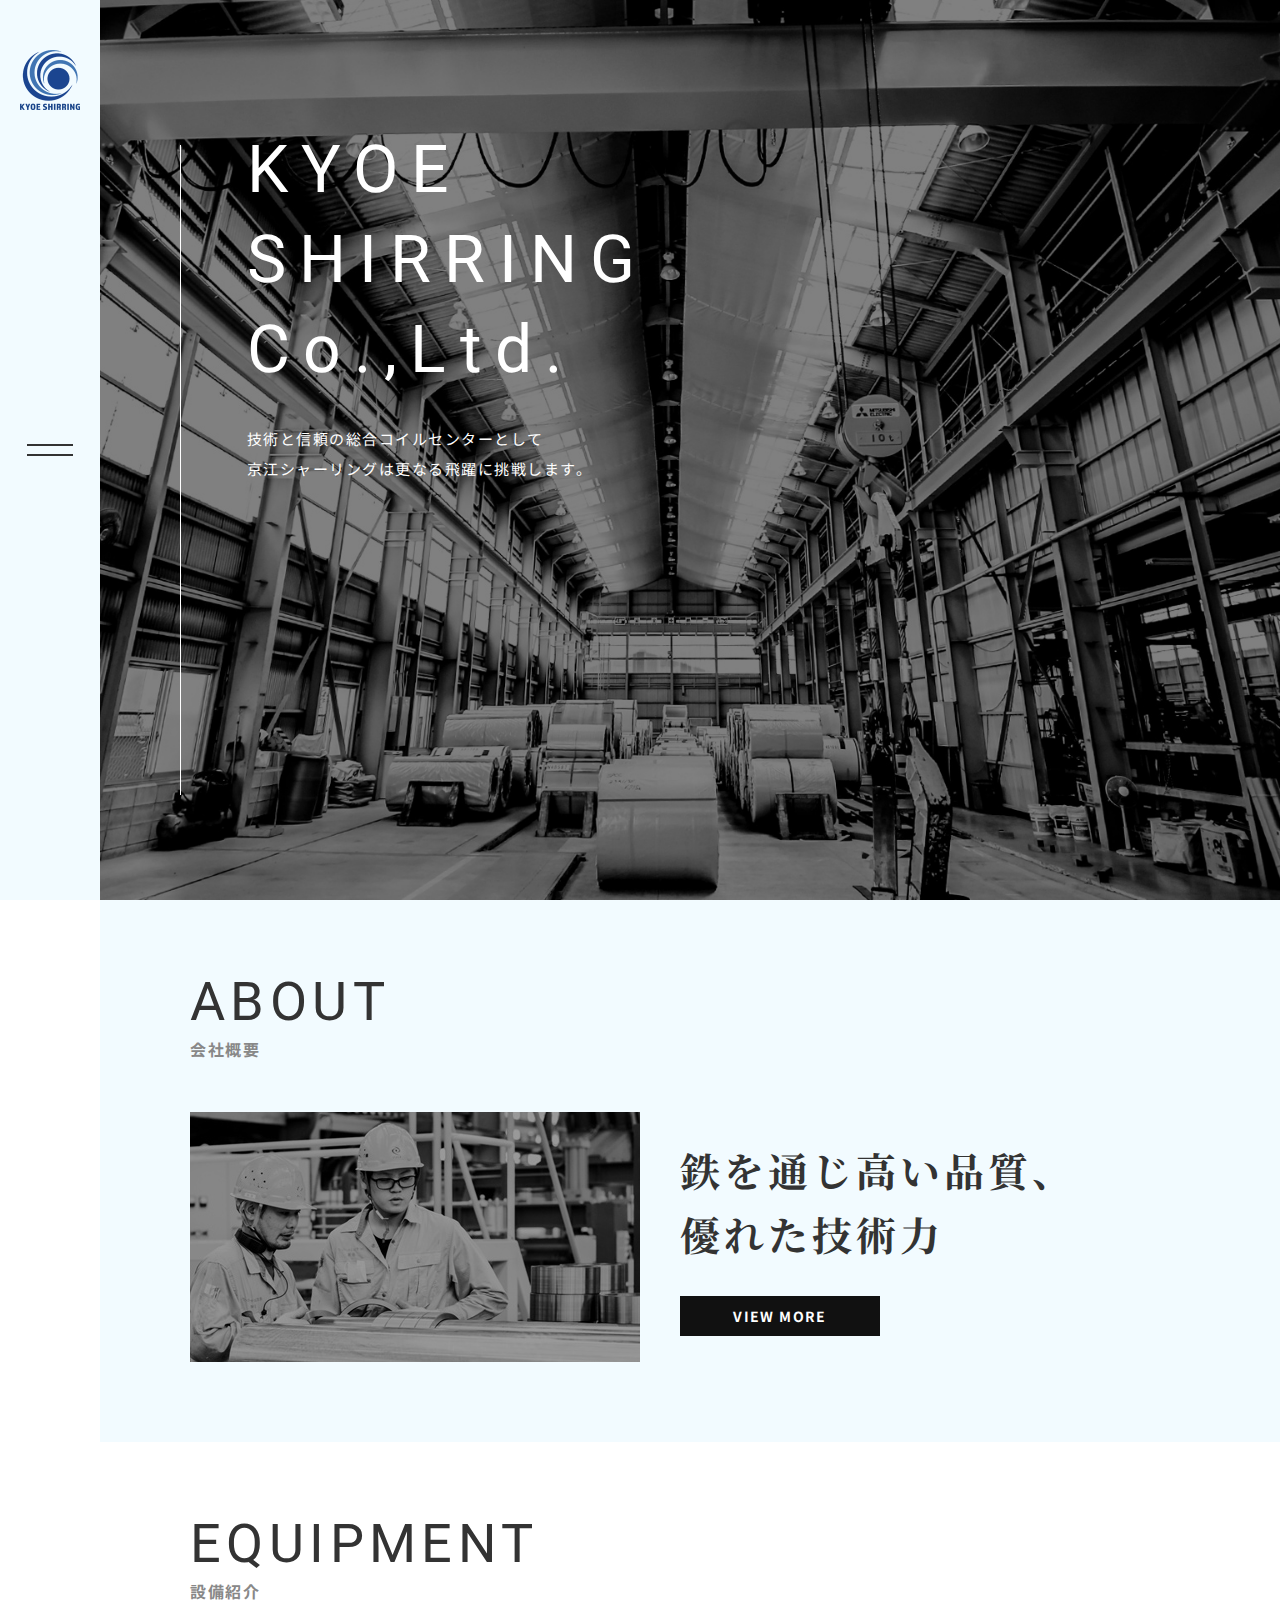
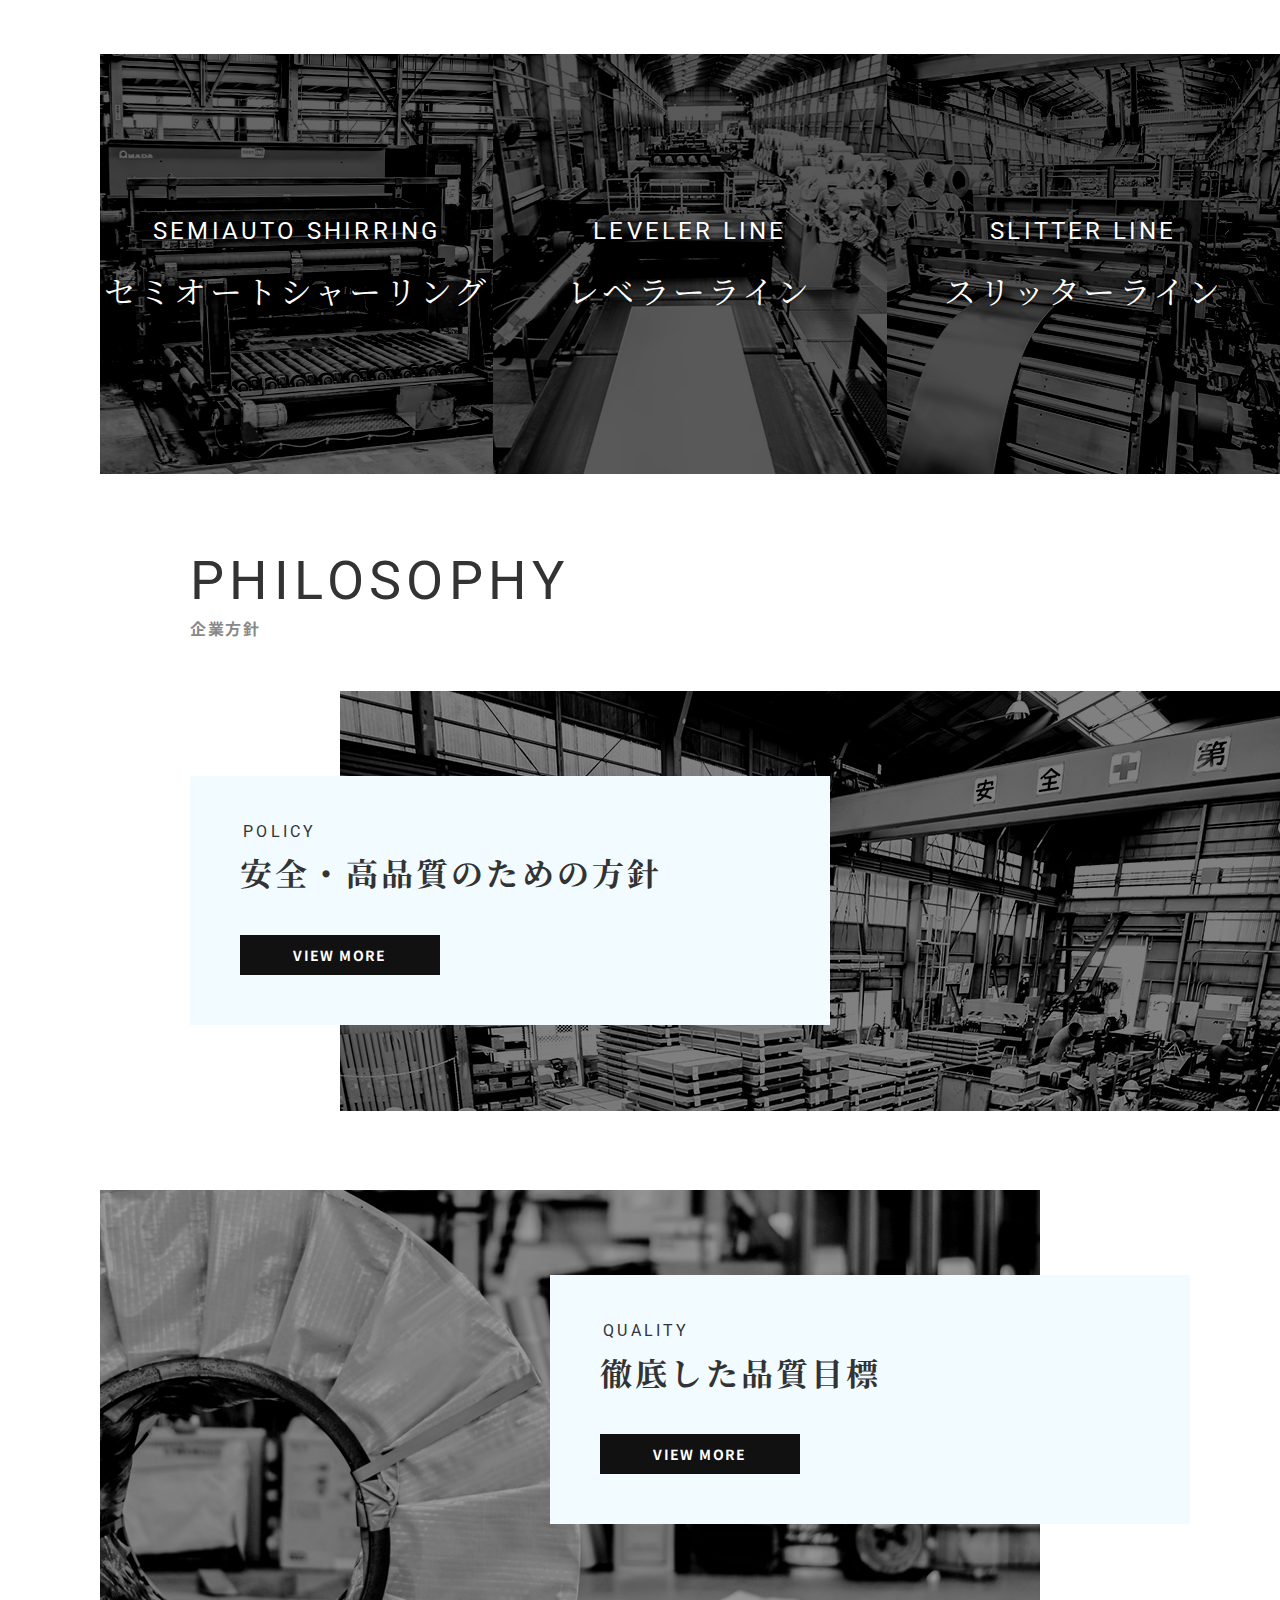
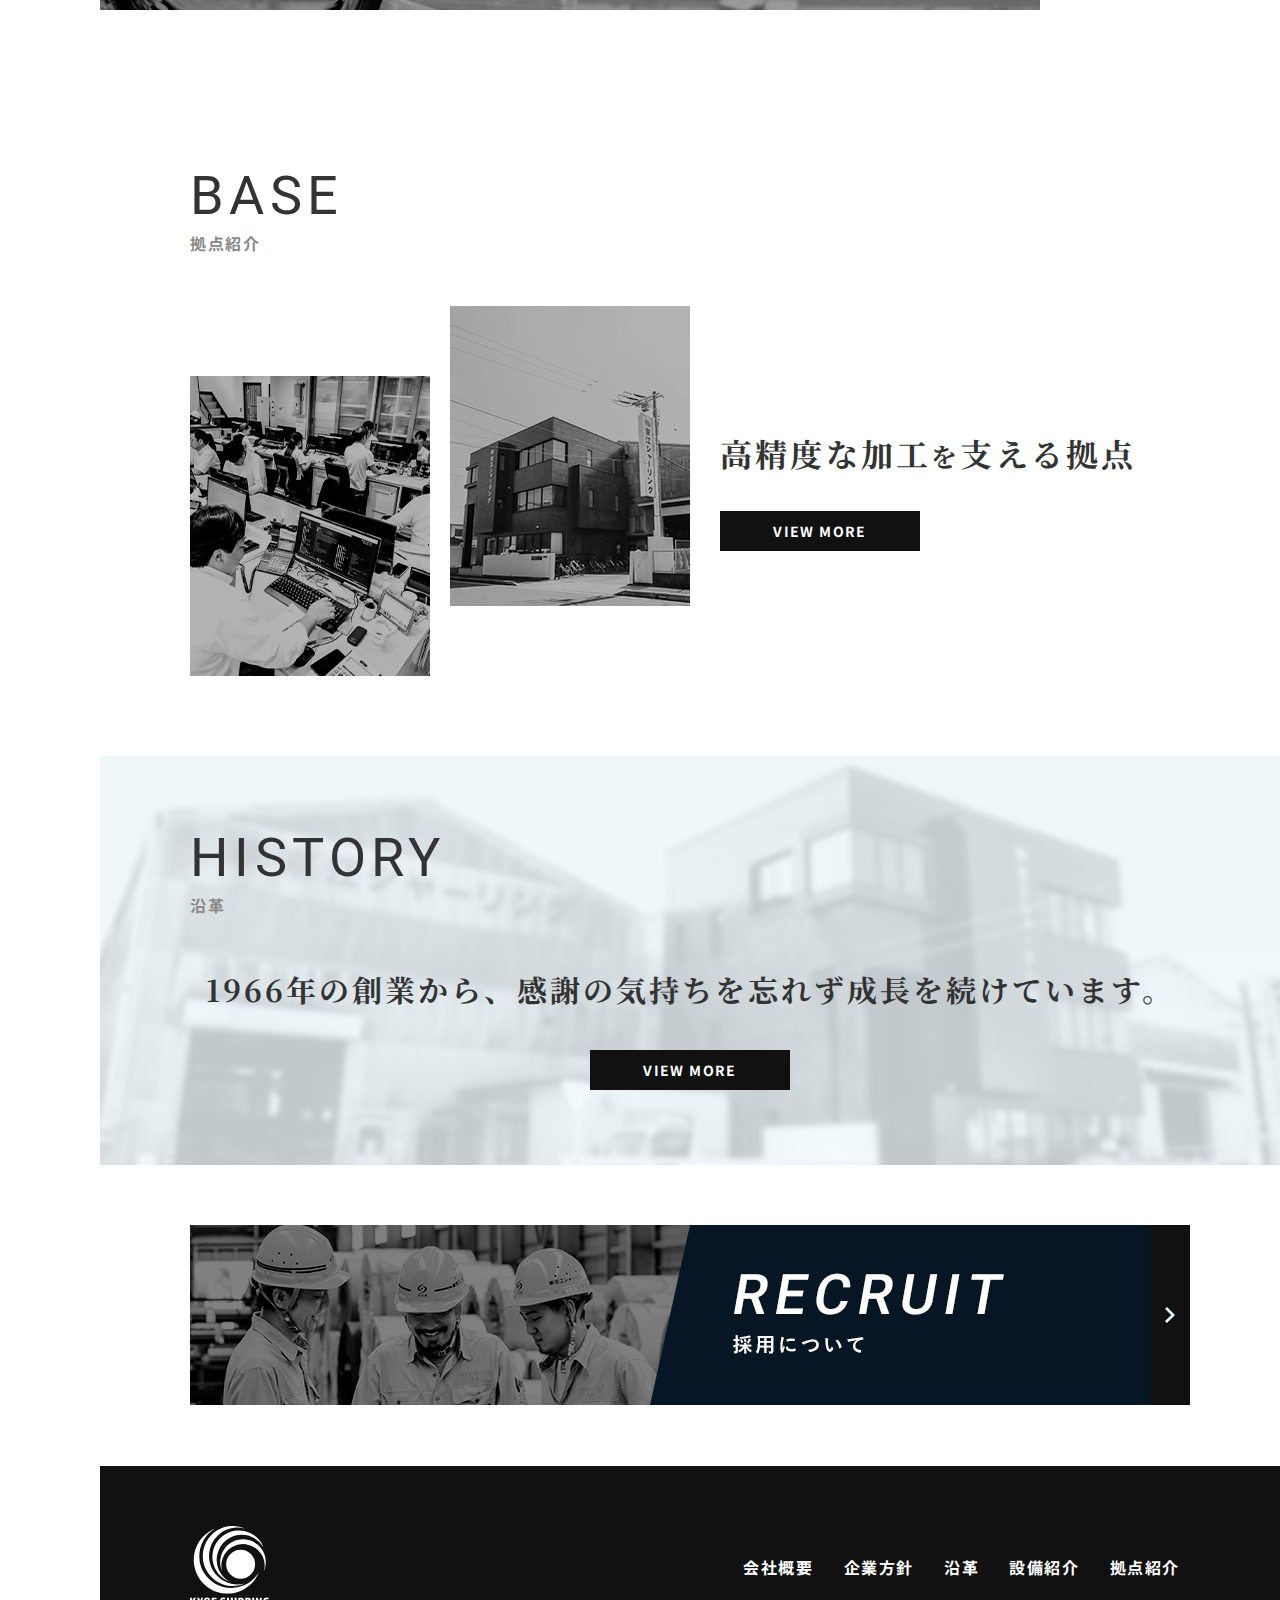
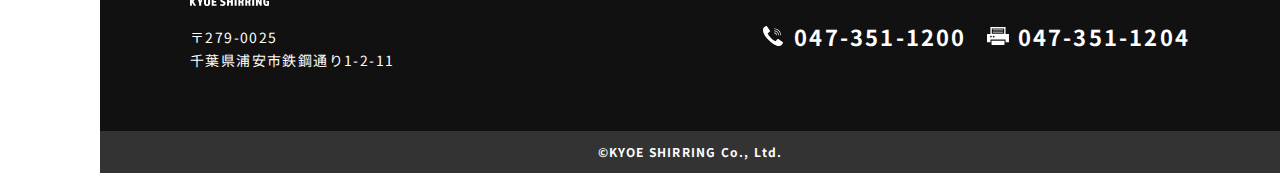
<file: index.html>
<!DOCTYPE html>
<html lang="ja">
  <head>
    <meta charset="utf-8">
    <meta name="viewport" content="width=device-width,initial-scale=1">
    <title>サンプル</title>
    <link rel="preconnect" href="https://fonts.googleapis.com">
    <link href="https://fonts.googleapis.com/css2?family=Noto+Sans+JP:wght@400;700&display=swap" rel="stylesheet">
    <link href="https://fonts.googleapis.com/css2?family=Noto+Serif+JP:wght@400;700&family=Roboto:wght@500;700&display=swap" rel="stylesheet">
    <link rel="stylesheet" href="/assets/css/style.css" type="text/css">
  </head>
  <body>
    <div id="to"></div>
    <div id="site">
      <div class="overlay"></div>
      <header id="header">
        <div id="header-logo">
          <a href="/">
            <img src="/assets/img/common/site-logo.png" alt="">
          </a>
        </div>
        <button class="navi-toggle">
          <span></span>
          <span></span>
          <i></i>
          <i></i>
        </button>
      </header>

      <nav id="header-navi">
        <ul>
          <li>
            <a href="/about/index.html">
              <i>ABOUT</i>
              会社概要
            </a>
          </li>
          <li>
            <a href="/philosophy/index.html">
              <i>PHILOSOPHY</i>
              企業方針
            </a>
          </li>
          <li><a href="/history/index.html">
            <i>HISTORY</i>
            沿革
          </a></li>
          <li>
            <a href="/equipment/index.html">
              <i>EQUIPMENT</i>
              設備紹介
            </a>
          </li>
          <li>
            <a href="/base/index.html">
              <i>BASE</i>
              拠点紹介
            </a>
          </li>
        </ul>
      </nav>
  
      <div id="contents">
        <main id="main">
          <article id="page-index">
            <div id="branding" class="section">
              <div class="inner">
                <h1>
                  KYOE<br>
                  SHIRRING<br>
                  Co.,Ltd.
                </h1>
                <p class="text">
                  技術と信頼の総合コイルセンターとして<br class="pc">京江シャーリングは更なる飛躍に挑戦します。
                </p>
              </div>
            </div>

            <section id="about" class="section">
              <div class="inner">
                <h2 class="heading-02 -type01">
                  <i>ABOUT</i>
                  会社概要
                </h2>
                <div class="contents">
                  <div class="image">
                    <img src="/assets/img/top/about.jpg" alt="">
                  </div>
                  <div class="wrap">
                    <h3 class="heading-03 -type01">
                      鉄を通じ高い品質、<br>優れた技術力
                    </h3>
                    <div class="more-btn">
                      <a href="/about/index.html">
                        VIEW MORE
                      </a>
                    </div>
                  </div>
                </div>            
              </div>
            </section>
      
            <section id="equipment" class="section">
              <h2 class="heading-02 -type01 contents-width">
                <i>EQUIPMENT</i>
                設備紹介
              </h2>
              <ul>
                <li>
                  <a href="/equipment/#auto-shirring" class="bg-01">
                    <h3 class="heading-03 -type01">
                      <i>SEMIAUTO SHIRRING</i>
                      セミオートシャーリング
                    </h3>
                  </a>
                </li>
                <li>
                  <a href="/equipment/#leveler" class="bg-02">
                    <h3 class="heading-03 -type01">
                      <i>LEVELER LINE</i>
                      レベラーライン
                    </h3>
                  </a>
                </li>
                <li>
                  <a href="/equipment/#slitter-line" class="bg-03">
                    <h3 class="heading-03 -type01">
                      <i>SLITTER LINE</i>
                      スリッターライン
                    </h3>
                  </a>
                </li>
              </ul>
            </section>
      
            <section id="philosophy" class="section">
              <h2 class="heading-02 -type01 contents-width">
                <i>PHILOSOPHY</i>
                企業方針
              </h2>
              <div class="item item-01">
                <div class="inner">
                  <div class="box">
                    <h3 class="heading-03 -type01">
                      <i>POLICY</i>
                      安全・高品質のための方針
                    </h3>
                    <div class="more-btn">
                      <a href="/philosophy/#policy">VIEW MORE</a>
                    </div>
                  </div>
                </div>
              </div>
              <div class="item item-02">
                <div class="inner">
                  <div class="box">
                    <h3 class="heading-03 -type01">
                      <i>QUALITY</i>
                      徹底した品質目標
                    </h3>
                    <div class="more-btn">
                      <a href="/philosophy/#quality">VIEW MORE</a>
                    </div>
                  </div>
                </div>
              </div>
            </section>
      
            <section id="base" class="section">
              <div class="inner">
                <h2 class="heading-02 -type01">
                  <i>BASE</i>
                  拠点紹介
                </h2>
                <div class="contents">
                  <div class="image">
                    <img src="/assets/img/top/base.png" alt="">
                  </div>
                  <div class="wrap">
                    <h3 class="heading-03 -type01">
                      高精度な加工<span>を</span>支える拠点
                    </h3>
                    <div class="more-btn">
                      <a href="/base/index.html">VIEW MORE</a>
                    </div>
                  </div>
                </div>
              </div>
            </section>
      
            <section id="history" class="section">
              <div class="inner">
                <h2 class="heading-02 -type01">
                  <i>HISTORY</i>
                  沿革
                </h2>
                <div class="wrap">
                  <h3 class="heading-03 -type01">
                    1966年の創業から、<br class="sp">感謝の気持ちを忘れず<br class="sp">成長を続けています。
                  </h3>
                  <div class="more-btn">
                    <a href="/history/index.html">VIEW MORE</a>
                  </div>
                </div>
              </div>
            </section>
      
            <div id="recruit" class="section">
              <div class="inner">
                <a href="/base/index.html#recruit" class="bnr">
                  <img src="/assets/img/top/recruit.jpg" alt="" class="pc">
                  <img src="/assets/img/top/sp/recruit.jpg" alt="" class="sp">
                </a>
              </div>
            </div>
          </article>
        </main>

        <footer id="footer">
          <div class="inner">
            <div id="footer-logo">
              <a href="/index.html">
                <img src="/assets/img/common/site-logo-white.svg" alt="KYOE SHIRRING">
              </a>
              <address class="address">
                〒279-0025<br>
                千葉県浦安市鉄鋼通り1-2-11
              </address>
            </div>
            <nav id="footer-navi">
              <ul class="menu">
                <li><a href="/about/index.html">会社概要</a></li>
                <li><a href="/philosophy/index.html">企業方針</a></li>
                <li><a href="/history/index.html">沿革</a></li>
                <li><a href="/equipment/index.html">設備紹介</a></li>
                <li><a href="/base/index.html">拠点紹介</a></li>
              </ul>
              <ul class="contact">
                <li>
                  <a href="tel:0473511200" class="number --tel">
                    047-351-1200
                  </a>
                </li>
                <li>
                  <span class="number --fax">
                    047-351-1204
                  </span>
                </li>
              </ul>
            </nav>
          </div>
          <p id="copyright">&copy;KYOE SHIRRING Co., Ltd.</p>
        </footer>
      </div>
      <div id="pagetop"><a href="#to"></a></div>
    </div>

    <div id="bo">
      <script src="/assets/js/jquery-3.6.0.min.js"></script>
      <script src="/assets/js/sweet-scroll.js"></script>
      <script src="/assets/js/main.js"></script>
    </div>
  </body>
</html>
</file>
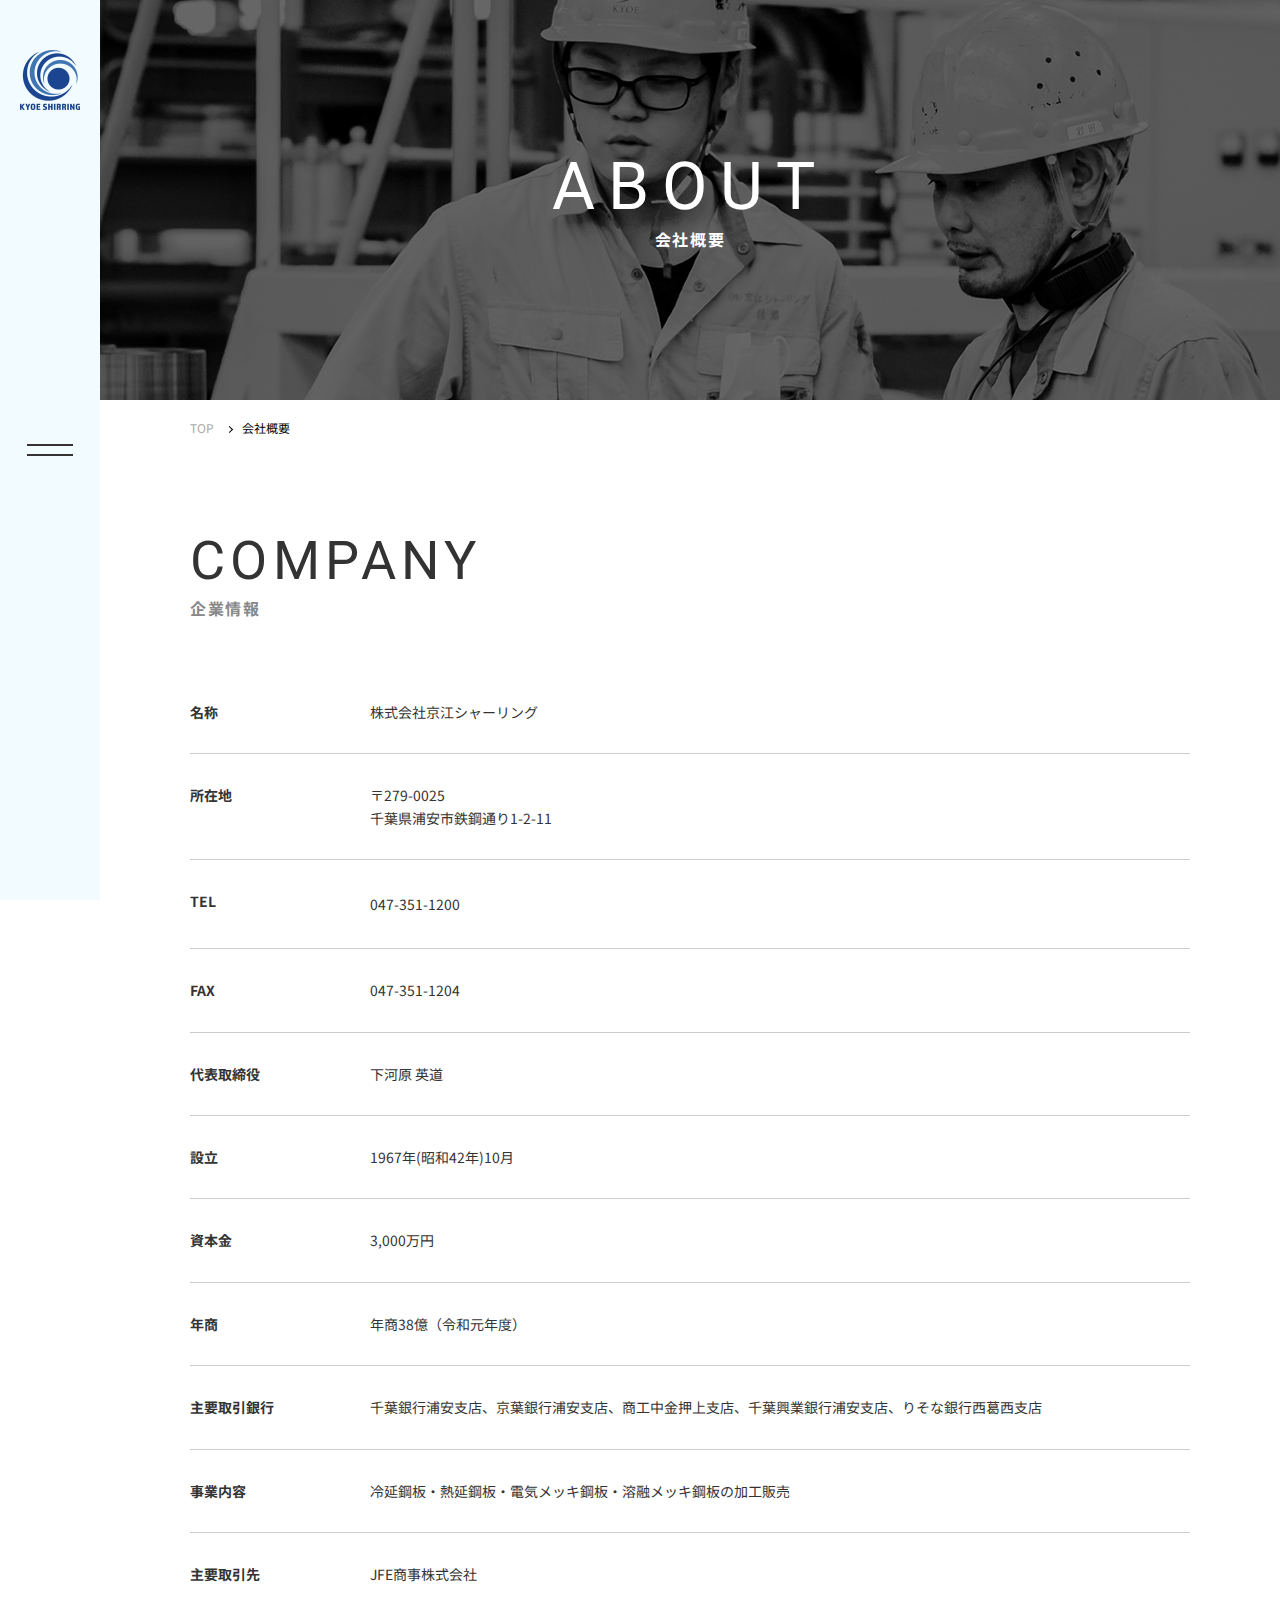
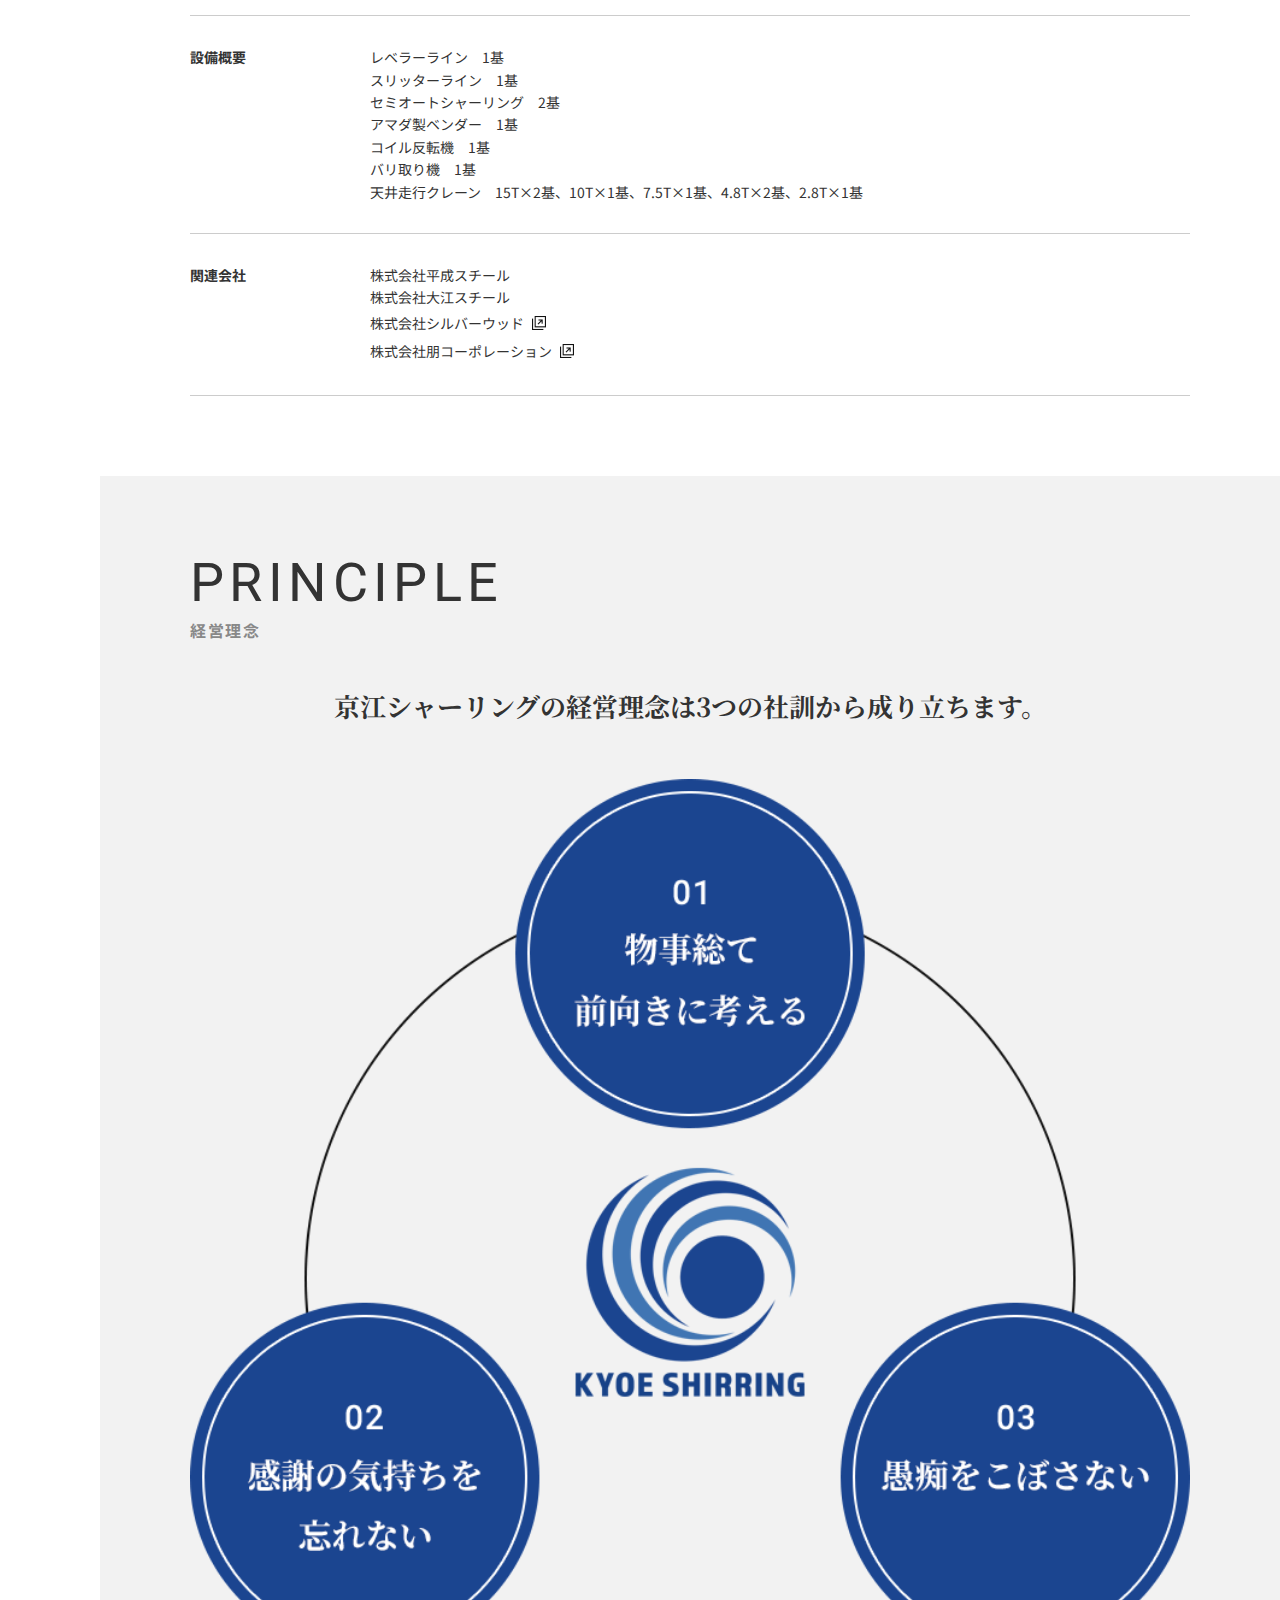
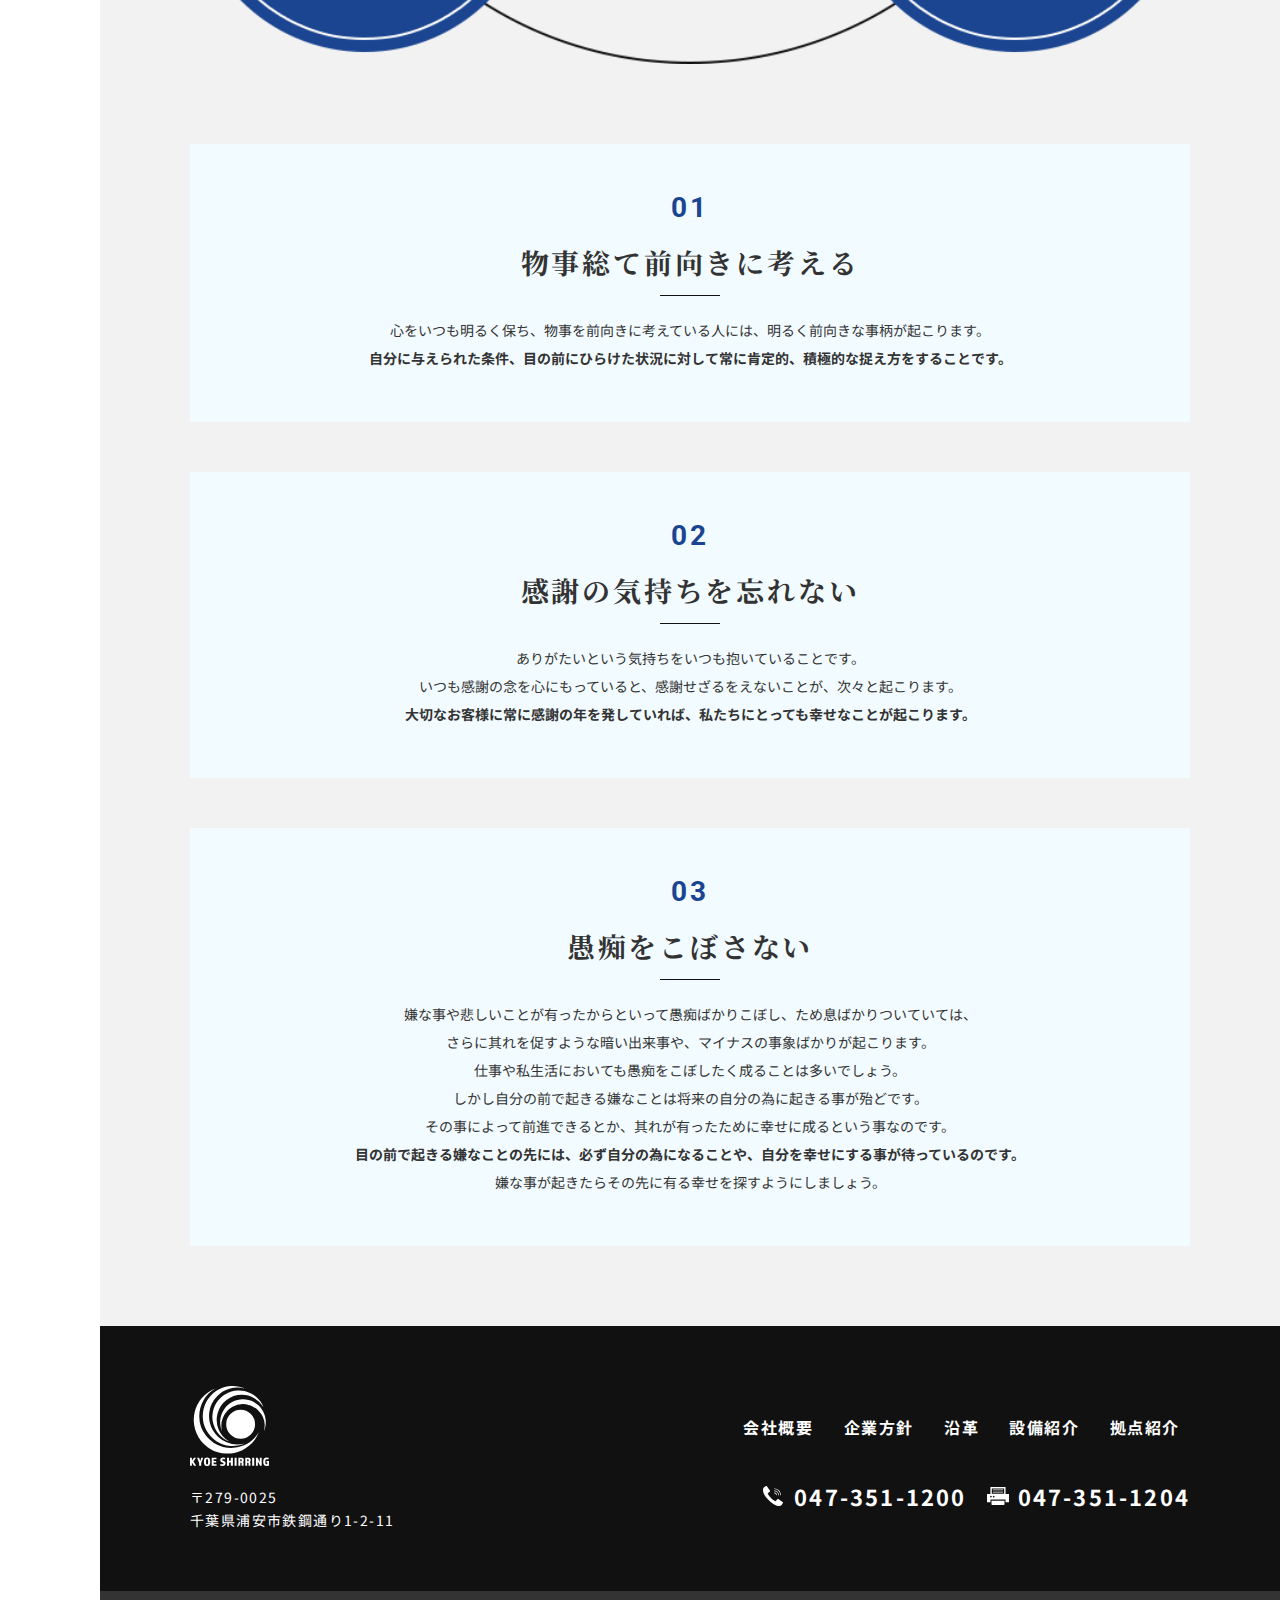
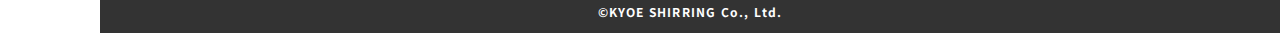
<file: about/index.html>
<!DOCTYPE html>
<html lang="ja">
  <head>
    <meta charset="utf-8">
    <meta name="viewport" content="width=device-width,initial-scale=1">
    <title>サンプル</title>
    <link rel="preconnect" href="https://fonts.googleapis.com">
    <link href="https://fonts.googleapis.com/css2?family=Noto+Sans+JP:wght@400;700&display=swap" rel="stylesheet">
    <link href="https://fonts.googleapis.com/css2?family=Noto+Serif+JP:wght@400;700&family=Roboto:wght@500;700&display=swap" rel="stylesheet">
    <link rel="stylesheet" href="/assets/css/style.css" type="text/css">
  </head>
  <body>
    <div id="to"></div>
    <div id="site">
      <div class="overlay"></div>
      <header id="header">
        <div id="header-logo">
          <a href="/">
            <img src="/assets/img/common/site-logo.png" alt="">
          </a>
        </div>
        <button class="navi-toggle">
          <span></span>
          <span></span>
          <i></i>
          <i></i>
        </button>
      </header>

      <nav id="header-navi">
        <ul>
          <li>
            <a href="/about/index.html">
              <i>ABOUT</i>
              会社概要
            </a>
          </li>
          <li>
            <a href="/philosophy/index.html">
              <i>PHILOSOPHY</i>
              企業方針
            </a>
          </li>
          <li><a href="/history/index.html">
            <i>HISTORY</i>
            沿革
          </a></li>
          <li>
            <a href="/equipment/index.html">
              <i>EQUIPMENT</i>
              設備紹介
            </a>
          </li>
          <li>
            <a href="/base/index.html">
              <i>BASE</i>
              拠点紹介
            </a>
          </li>
        </ul>
      </nav>
  
      <div id="contents">
        <main id="main">
          <article id="page-about">
            <div class="page-title">
              <div class="inner">
                <h1>
                  <i>ABOUT</i>
                  会社概要
                </h1>
              </div>
            </div>

            <div id="breadcrumb">
              <div class="inner">
                <ul>
                  <li><a href="/index.html">TOP</a></li>
                  <li>会社概要</li>
                </ul>
              </div>
            </div>

            <div id="company" class="section">
              <div class="inner">
                <h2 class="heading-02 -type01">
                  <i>COMPANY</i>
                  企業情報
                </h2>
                <table class="table-02">
                  <tbody>
                    <tr>
                      <th>名称</th>
                      <td>株式会社京江シャーリング</td>
                    </tr>
                    <tr>
                      <th>所在地</th>
                      <td>〒279-0025<br>千葉県浦安市鉄鋼通り1-2-11</td>
                    </tr>
                    <tr>
                      <th>TEL</th>
                      <td><a href="#">047-351-1200</a></td>
                    </tr>
                    <tr>
                      <th>FAX</th>
                      <td>047-351-1204</td>
                    </tr>
                    <tr>
                      <th>代表取締役</th>
                      <td>下河原 英道</td>
                    </tr>
                    <tr>
                      <th>設立</th>
                      <td>1967年(昭和42年)10月</td>
                    </tr>
                    <tr>
                      <th>資本金</th>
                      <td>3,000万円</td>
                    </tr>
                    <tr>
                      <th>年商</th>
                      <td>年商38億（令和元年度）</td>
                    </tr>
                    <tr>
                      <th>主要取引銀行</th>
                      <td>千葉銀行浦安支店、京葉銀行浦安支店、商工中金押上支店、千葉興業銀行浦安支店、りそな銀行西葛西支店</td>
                    </tr>
                    <tr>
                      <th>事業内容</th>
                      <td>冷延鋼板・熱延鋼板・電気メッキ鋼板・溶融メッキ鋼板の加工販売</td>
                    </tr>
                    <tr>
                      <th>主要取引先</th>
                      <td>JFE商事株式会社</td>
                    </tr>
                    <tr>
                      <th>設備概要</th>
                      <td>
                        レベラーライン　1基<br>
                        スリッターライン　1基<br>
                        セミオートシャーリング　2基<br>
                        アマダ製ベンダー　1基<br>
                        コイル反転機　1基<br>
                        バリ取り機　1基<br>
                        天井走行クレーン　15T×2基、10T×1基、7.5T×1基、4.8T×2基、2.8T×1基
                      </td>
                    </tr>
                    <tr>
                      <th>関連会社</th>
                      <td>
                        <!-- <br> -->
                        株式会社平成スチール<br>
                        株式会社大江スチール<br>
                        <a href="https://www.silverwood.co.jp/" class="icon-tab" target="_blank">株式会社シルバーウッド</a>
                        <a href="https://tomocorporation.co.jp/" class="icon-tab" target="_blank">株式会社朋コーポレーション</a>
                      </td>
                    </tr>
                  </tbody>
                </table>
              </div>
            </div>

            <div id="principle" class="section">
              <div class="inner">
                <h2 class="heading-02 -type01">
                  <i>PRINCIPLE</i>
                  経営理念
                </h2>
                <p class="caption">
                  京江シャーリングの経営理念は<br class="sp">3つの社訓から成り立ちます。
                </p>
                <div class="image-box">
                  <img src="/assets/img/about/img-01.png" alt="">
                </div>
                <div class="box-wrap">
                  <div class="item">
                    <h3 class="heading-03 -type02">
                      物事総て前向きに考える
                    </h3>
                    <p>
                      心をいつも明るく保ち、物事を前向きに考えている人には、明るく前向きな事柄が起こります。<br>
                      <b>自分に与えられた条件、目の前にひらけた状況に対して常に肯定的、積極的な捉え方をすることです。</b>
                    </p>
                  </div>
                  <div class="item">
                    <h3 class="heading-03 -type02">
                      感謝の気持ちを忘れない
                    </h3>
                    <p>
                      ありがたいという気持ちをいつも抱いていることです。<br>
                      いつも感謝の念を心にもっていると、感謝せざるをえないことが、次々と起こります。<br>
                      <b>大切なお客様に常に感謝の年を発していれば、私たちにとっても幸せなことが起こります。</b>
                    </p>
                  </div>
                  <div class="item">
                    <h3 class="heading-03 -type02">
                      愚痴をこぼさない
                    </h3>
                    <p>
                      嫌な事や悲しいことが有ったからといって愚痴ばかりこぼし、ため息ばかりついていては、<br class="pc">
                      さらに其れを促すような暗い出来事や、マイナスの事象ばかりが起こります。<br>
                      仕事や私生活においても愚痴をこぼしたく成ることは多いでしょう。<br>
                      しかし自分の前で起きる嫌なことは将来の自分の為に起きる事が殆どです。<br>
                      その事によって前進できるとか、其れが有ったために幸せに成るという事なのです。<br>
                      <b>目の前で起きる嫌なことの先には、必ず自分の為になることや、自分を幸せにする事が待っているのです。</b>
                      <br>嫌な事が起きたらその先に有る幸せを探すようにしましょう。
                    </p>
                  </div>
                </div>
              </div>
            </div>
          </article>
        </main>

        <footer id="footer">
          <div class="inner">
            <div id="footer-logo">
              <a href="/index.html">
                <img src="/assets/img/common/site-logo-white.svg" alt="KYOE SHIRRING">
              </a>
              <address class="address">
                〒279-0025<br>
                千葉県浦安市鉄鋼通り1-2-11
              </address>
            </div>
            <nav id="footer-navi">
              <ul class="menu">
                <li><a href="/about/index.html">会社概要</a></li>
                <li><a href="/philosophy/index.html">企業方針</a></li>
                <li><a href="/history/index.html">沿革</a></li>
                <li><a href="/equipment/index.html">設備紹介</a></li>
                <li><a href="/base/index.html">拠点紹介</a></li>
              </ul>
              <ul class="contact">
                <li>
                  <a href="tel:0473511200" class="number --tel">
                    047-351-1200
                  </a>
                </li>
                <li>
                  <span class="number --fax">
                    047-351-1204
                  </span>
                </li>
              </ul>
            </nav>
          </div>
          <p id="copyright">&copy;KYOE SHIRRING Co., Ltd.</p>
        </footer>
      </div>
      <div id="pagetop"><a href="#to"></a></div>
    </div>
    <div id="bo">
      <script src="/assets/js/jquery-3.6.0.min.js"></script>
      <script src="/assets/js/sweet-scroll.js"></script>
      <script src="/assets/js/main.js"></script>
    </div>
  </body>
</html>
</file>
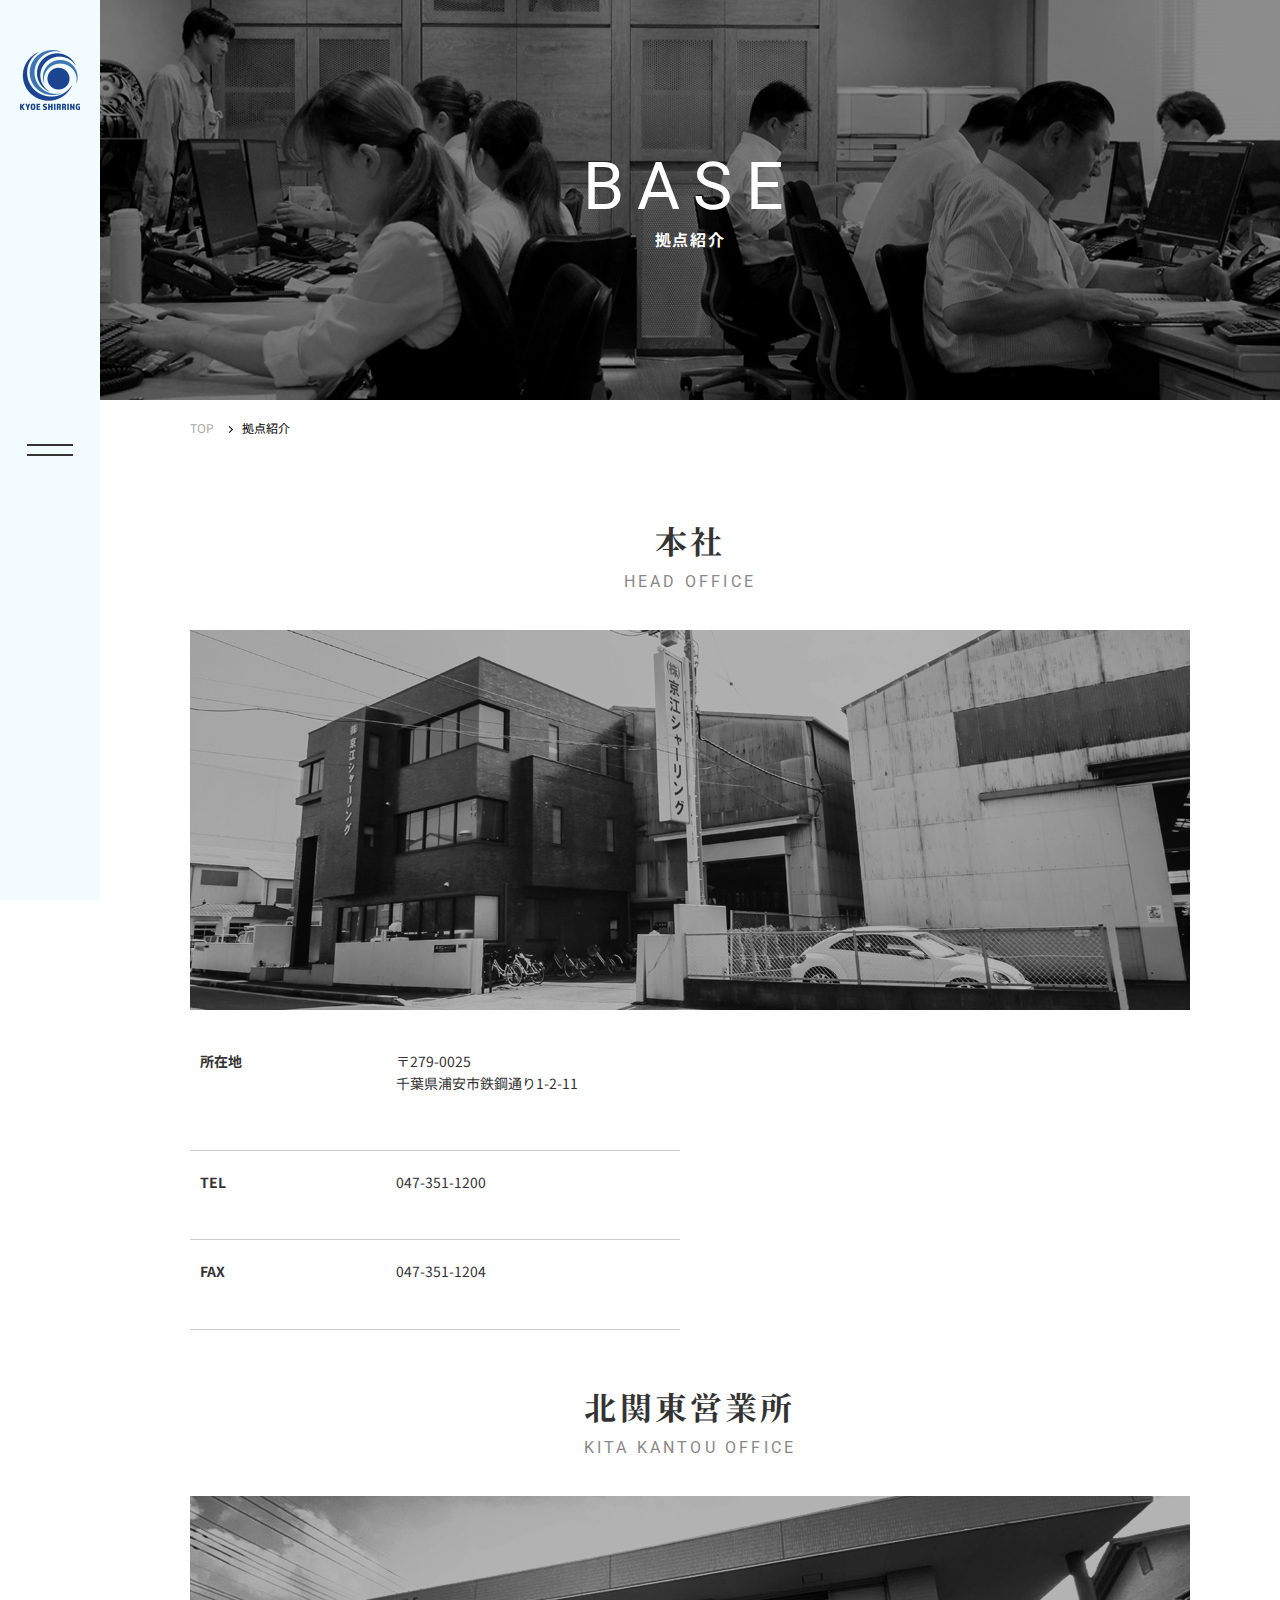
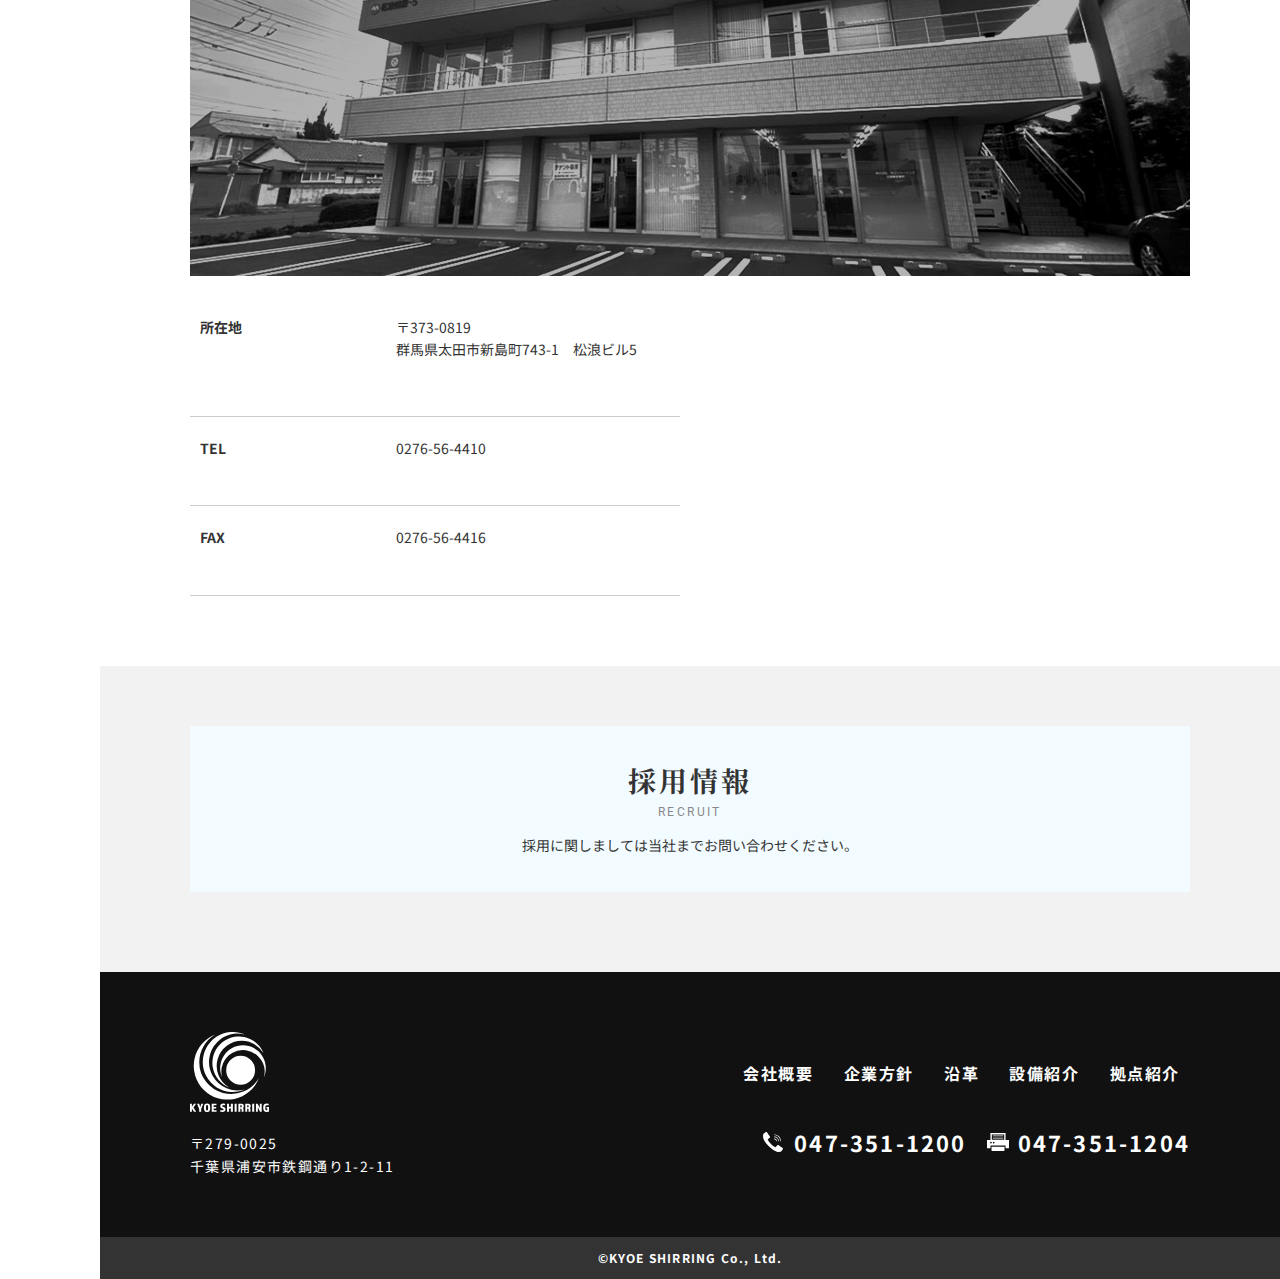
<file: base/index.html>
<!DOCTYPE html>
<html lang="ja">
  <head>
    <meta charset="utf-8">
    <meta name="viewport" content="width=device-width,initial-scale=1">
    <title>サンプル</title>
    <link rel="preconnect" href="https://fonts.googleapis.com">
    <link href="https://fonts.googleapis.com/css2?family=Noto+Sans+JP:wght@400;700&display=swap" rel="stylesheet">
    <link href="https://fonts.googleapis.com/css2?family=Noto+Serif+JP:wght@400;700&family=Roboto:wght@500;700&display=swap" rel="stylesheet">
    <link rel="stylesheet" href="/assets/css/style.css" type="text/css">
  </head>
  <body>
    <div id="to"></div>
    <div id="site">
      <div class="overlay"></div>
      <header id="header">
        <div id="header-logo">
          <a href="/">
            <img src="/assets/img/common/site-logo.png" alt="">
          </a>
        </div>
        <button class="navi-toggle">
          <span></span>
          <span></span>
          <i></i>
          <i></i>
        </button>
      </header>

      <nav id="header-navi">
        <ul>
          <li>
            <a href="/about/index.html">
              <i>ABOUT</i>
              会社概要
            </a>
          </li>
          <li>
            <a href="/philosophy/index.html">
              <i>PHILOSOPHY</i>
              企業方針
            </a>
          </li>
          <li><a href="/history/index.html">
            <i>HISTORY</i>
            沿革
          </a></li>
          <li>
            <a href="/equipment/index.html">
              <i>EQUIPMENT</i>
              設備紹介
            </a>
          </li>
          <li>
            <a href="/base/index.html">
              <i>BASE</i>
              拠点紹介
            </a>
          </li>
        </ul>
      </nav>
  
      <div id="contents">
        <main id="main">
          <article id="page-base">
            <div class="page-title">
              <div class="inner">
                <h1>
                  <i>BASE</i>
                  拠点紹介
                </h1>
              </div>
            </div>

            <div id="breadcrumb">
              <div class="inner">
                <ul>
                  <li><a href="/index.html">TOP</a></li>
                  <li>拠点紹介</li>
                </ul>
              </div>
            </div>

            <div id="office" class="section">
              <div class="inner">
                <section class="item">
                  <h2 class="heading-02 -type02">
                    本社
                    <i>HEAD OFFICE</i>
                  </h2>
                  <div class="contents">
                    <div class="image">
                      <img src="/assets/img/base/img-01.jpg" alt="本社">
                    </div>
                    <div class="information">
                      <table class="table-01">
                        <tbody>
                          <tr>
                            <th>所在地</th>
                            <td>〒279-0025<br>千葉県浦安市鉄鋼通り1-2-11</td>
                          </tr>
                          <tr>
                            <th>TEL</th>
                            <td><a href="#">047-351-1200</a></td>
                          </tr>
                          <tr>
                            <th>FAX</th>
                            <td>047-351-1204</td>
                          </tr>
                        </tbody>
                      </table>
                      <div class="map">
                        <iframe
                          src="https://www.google.com/maps/embed?pb=!1m18!1m12!1m3!1d3242.5565756983083!2d139.8995490152576!3d35.638656580204255!2m3!1f0!2f0!3f0!3m2!1i1024!2i768!4f13.1!3m3!1m2!1s0x60187daf5b8290f9%3A0x6cd7c77defcab994!2z5qCq5byP5Lya56S-5Lqs5rGf44K344Oj44O844Oq44Oz44Kw!5e0!3m2!1sja!2sjp!4v1596000363855!5m2!1sja!2sjp"
                          frameborder="0" style="border:0;" allowfullscreen="" aria-hidden="false" tabindex="0"></iframe>
                      </div>
                    </div>
                  </div>
                </section>

                <section class="item">
                  <h2 class="heading-02 -type02">
                    北関東営業所
                    <i>KITA KANTOU OFFICE</i>
                  </h2>
                  <div class="contents">
                    <div class="image">
                      <img src="/assets/img/base/img-02.jpg" alt="北関東営業所">
                    </div>
                    <div class="information">
                      <table class="table-01">
                        <tbody>
                          <tr>
                            <th>所在地</th>
                            <td>〒373-0819<br>群馬県太田市新島町743-1　松浪ビル5</td>
                          </tr>
                          <tr>
                            <th>TEL</th>
                            <td><a href="#">0276-56-4410</a></td>
                          </tr>
                          <tr>
                            <th>FAX</th>
                            <td>0276-56-4416</td>
                          </tr>
                        </tbody>
                      </table>
                      <div class="map">
                        <iframe
                          src="https://www.google.com/maps/embed?pb=!1m18!1m12!1m3!1d3215.958748531635!2d139.38683661536655!3d36.28905080400432!2m3!1f0!2f0!3f0!3m2!1i1024!2i768!4f13.1!3m3!1m2!1s0x601edeee29891261%3A0x23137df332af4b49!2z5p2-5rWq44OT44Or44O777yV!5e0!3m2!1sja!2sjp!4v1596000385041!5m2!1sja!2sjp"
                          frameborder="0" style="border:0;" allowfullscreen="" aria-hidden="false" tabindex="0"></iframe>
                      </div>
                    </div>
                  </div>
                </section>
              </div>
            </div>
    
            <section id="recruit" class="section">
              <div class="inner">
                <div class="box">
                  <h2 class="heading-02 -type02">
                    採用情報
                    <i>RECRUIT</i>
                  </h2>
                  <p>採用に関しましては当社までお問い合わせください。</p>
                </div>
              </div>
            </section><!-- recruit-block -->
          </article>
        </main>

        <footer id="footer">
          <div class="inner">
            <div id="footer-logo">
              <a href="/index.html">
                <img src="/assets/img/common/site-logo-white.svg" alt="KYOE SHIRRING">
              </a>
              <address class="address">
                〒279-0025<br>
                千葉県浦安市鉄鋼通り1-2-11
              </address>
            </div>
            <nav id="footer-navi">
              <ul class="menu">
                <li><a href="/about/index.html">会社概要</a></li>
                <li><a href="/philosophy/index.html">企業方針</a></li>
                <li><a href="/history/index.html">沿革</a></li>
                <li><a href="/equipment/index.html">設備紹介</a></li>
                <li><a href="/base/index.html">拠点紹介</a></li>
              </ul>
              <ul class="contact">
                <li>
                  <a href="tel:0473511200" class="number --tel">
                    047-351-1200
                  </a>
                </li>
                <li>
                  <span class="number --fax">
                    047-351-1204
                  </span>
                </li>
              </ul>
            </nav>
          </div>
          <p id="copyright">&copy;KYOE SHIRRING Co., Ltd.</p>
        </footer>
      </div>
      <div id="pagetop"><a href="#to"></a></div>
    </div>
    <div id="bo">
      <script src="/assets/js/jquery-3.6.0.min.js"></script>
      <script src="/assets/js/sweet-scroll.js"></script>
      <script src="/assets/js/main.js"></script>
    </div>
  </body>
</html>
</file>
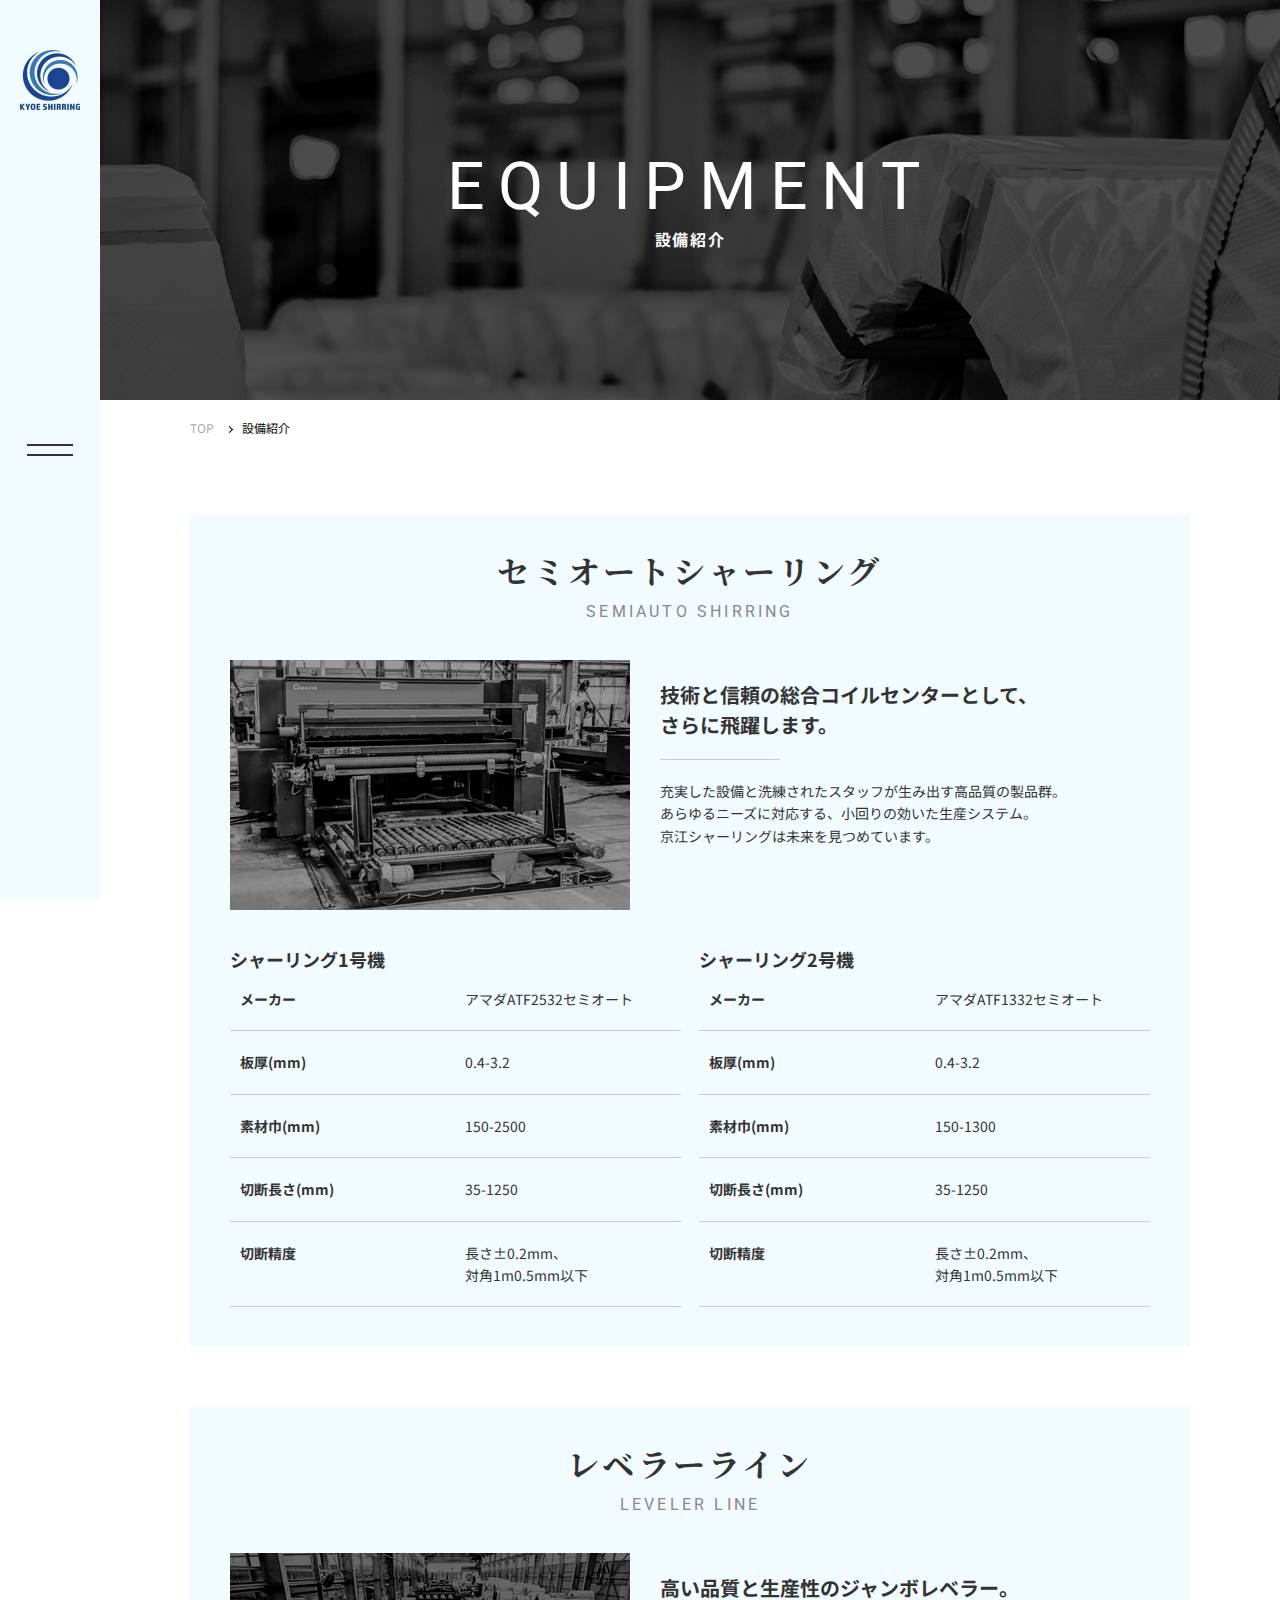
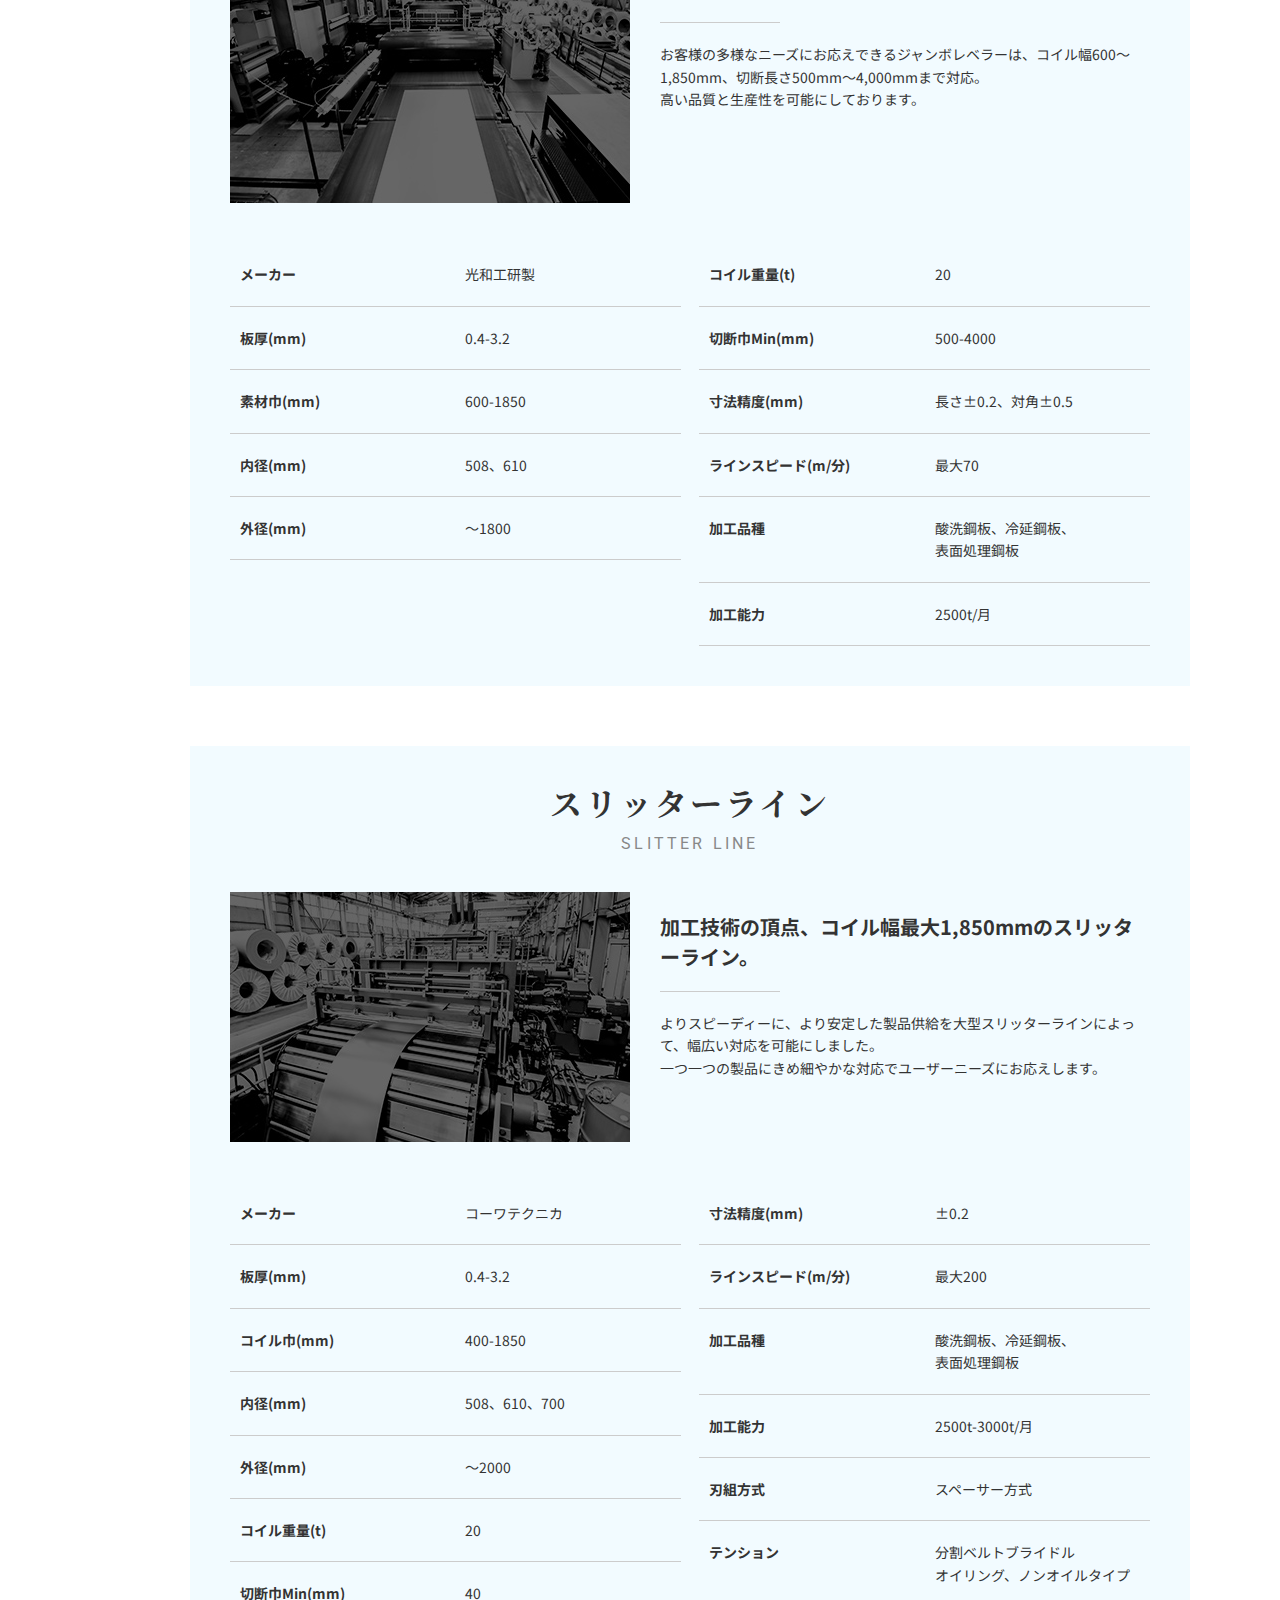
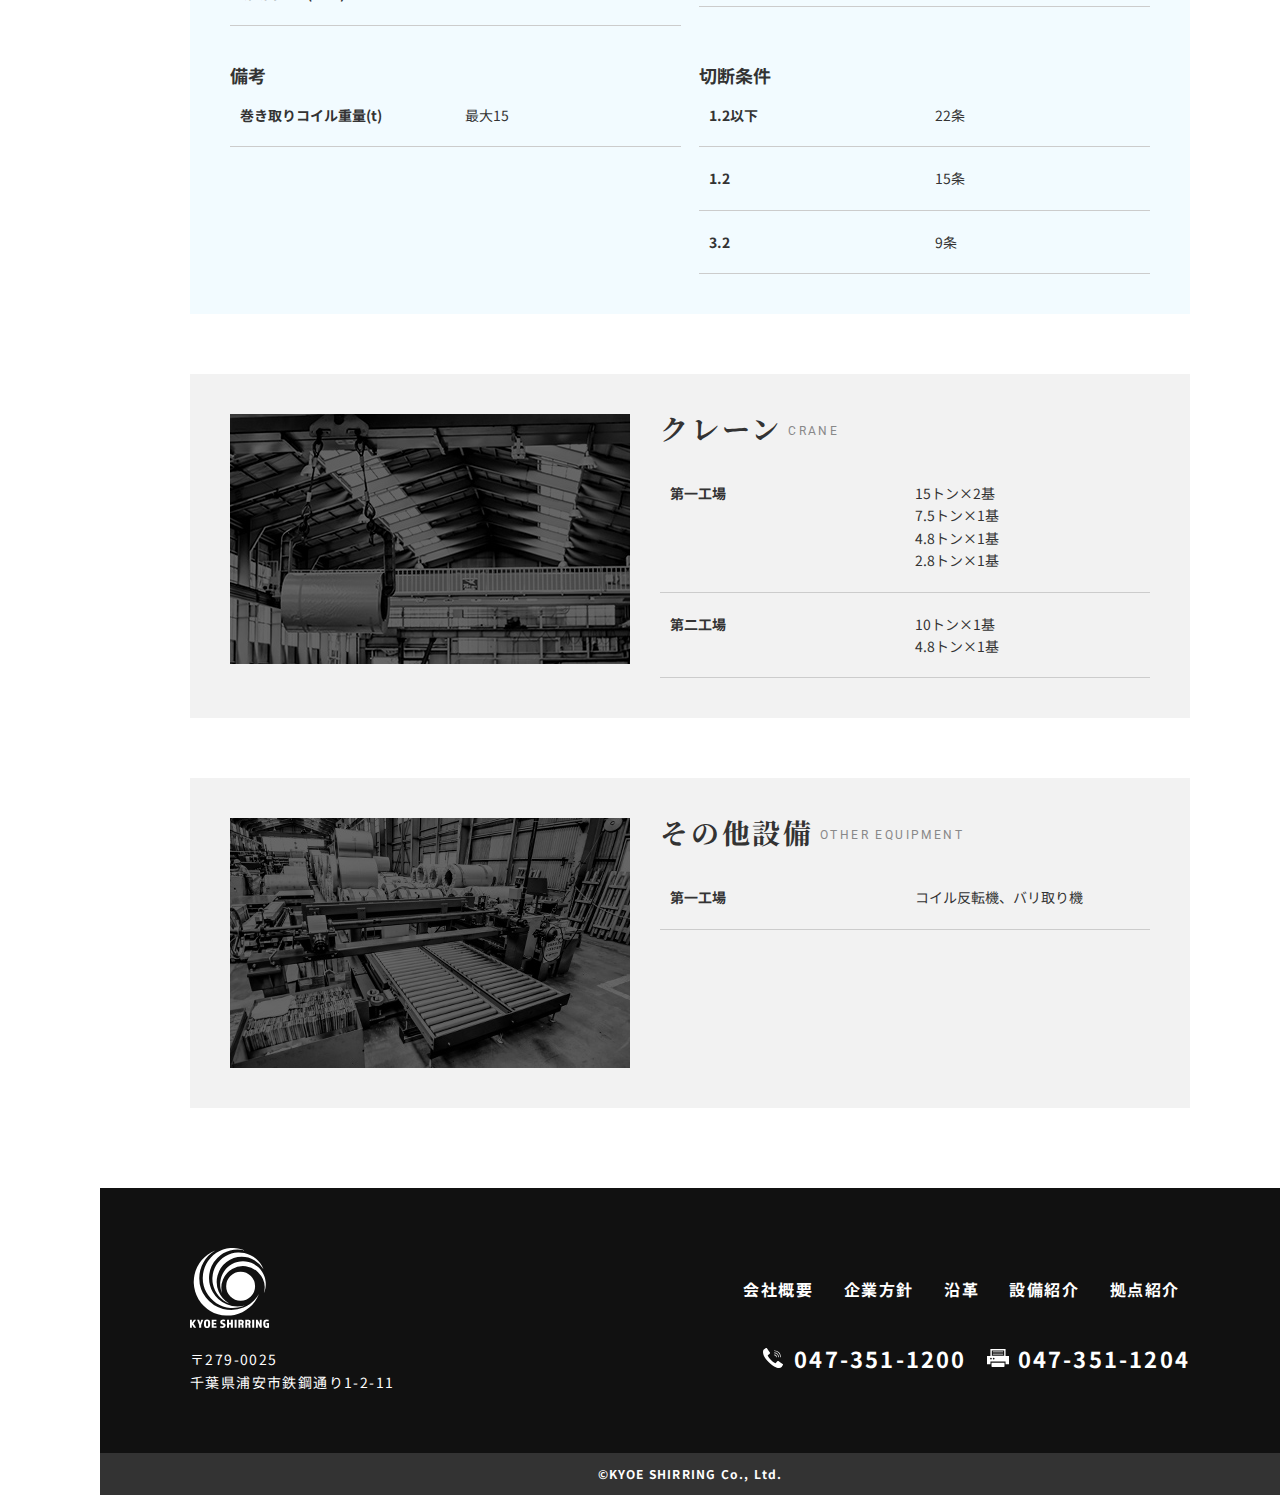
<file: equipment/index.html>
<!DOCTYPE html>
<html lang="ja">
  <head>
    <meta charset="utf-8">
    <meta name="viewport" content="width=device-width,initial-scale=1">
    <title>サンプル</title>
    <link rel="preconnect" href="https://fonts.googleapis.com">
    <link href="https://fonts.googleapis.com/css2?family=Noto+Sans+JP:wght@400;700&display=swap" rel="stylesheet">
    <link href="https://fonts.googleapis.com/css2?family=Noto+Serif+JP:wght@400;700&family=Roboto:wght@500;700&display=swap" rel="stylesheet">
    <link rel="stylesheet" href="/assets/css/style.css" type="text/css">
  </head>
  <body>
    <div id="to"></div>
    <div id="site">
      <div class="overlay"></div>
      <header id="header">
        <div id="header-logo">
          <a href="/">
            <img src="/assets/img/common/site-logo.png" alt="">
          </a>
        </div>
        <button class="navi-toggle">
          <span></span>
          <span></span>
          <i></i>
          <i></i>
        </button>
      </header>

      <nav id="header-navi">
        <ul>
          <li>
            <a href="/about/index.html">
              <i>ABOUT</i>
              会社概要
            </a>
          </li>
          <li>
            <a href="/philosophy/index.html">
              <i>PHILOSOPHY</i>
              企業方針
            </a>
          </li>
          <li><a href="/history/index.html">
            <i>HISTORY</i>
            沿革
          </a></li>
          <li>
            <a href="/equipment/index.html">
              <i>EQUIPMENT</i>
              設備紹介
            </a>
          </li>
          <li>
            <a href="/base/index.html">
              <i>BASE</i>
              拠点紹介
            </a>
          </li>
        </ul>
      </nav>
  
      <div id="contents">
        <main id="main">
          <article id="page-equipment">
            <div class="page-title">
              <div class="inner">
                <h1>
                  <i>EQUIPMENT</i>
                  設備紹介
                </h1>
              </div>
            </div>

            <div id="breadcrumb">
              <div class="inner">
                <ul>
                  <li><a href="/index.html">TOP</a></li>
                  <li>設備紹介</li>
                </ul>
              </div>
            </div>

            <div id="equipment" class="section">
              <div class="inner">
                <div class="box -blue">
                  <h2 class="heading-02 -type02">
                    セミオートシャーリング
                    <i>SEMIAUTO SHIRRING</i>
                  </h2>
                  <div class="contents-head">
                    <div class="image">
                      <img src="/assets/img/equipment/img-01.jpg" alt="セミオートシャーリング">
                    </div>
                    <div class="description">
                      <h3>
                        技術と信頼の<br class="sp">総合コイルセンターとして、<br>さらに飛躍します。
                      </h3>
                      <p>充実した設備と洗練されたスタッフが生み出す高品質の製品群。<br class="pc">あらゆるニーズに対応する、小回りの効いた生産システム。<br class="pc">京江シャーリングは未来を見つめています。</p>
                    </div>
                  </div>
                  <div class="contents-foot">
                    <div class="item">
                      <h4>シャーリング1号機</h4>
                      <table class="table-01">
                        <tbody>
                          <tr>
                            <th>メーカー</th>
                            <td>アマダATF2532セミオート</td>
                          </tr>
                          <tr>
                            <th>板厚(mm)</th>
                            <td>0.4-3.2</td>
                          </tr>
                          <tr>
                            <th>素材巾(mm)</th>
                            <td>150-2500</td>
                          </tr>
                          <tr>
                            <th>切断長さ(mm)</th>
                            <td>35-1250</td>
                          </tr>
                          <tr>
                            <th>切断精度</th>
                            <td>長さ±0.2mm、<br class="pc">対角1m0.5mm以下</td>
                          </tr>
                        </tbody>
                      </table>
                    </div>
                    <div class="item">
                      <h4>シャーリング2号機</h4>
                      <table class="table-01">
                        <tbody>
                          <tr>
                            <th>メーカー</th>
                            <td>アマダATF1332セミオート</td>
                          </tr>
                          <tr>
                            <th>板厚(mm)</th>
                            <td>0.4-3.2</td>
                          </tr>
                          <tr>
                            <th>素材巾(mm)</th>
                            <td>150-1300</td>
                          </tr>
                          <tr>
                            <th>切断長さ(mm)</th>
                            <td>35-1250</td>
                          </tr>
                          <tr>
                            <th>切断精度</th>
                            <td>長さ±0.2mm、<br class="pc">対角1m0.5mm以下</td>
                          </tr>
                        </tbody>
                      </table>
                    </div>
                  </div>
                </div>
    
                <div class="box -blue">
                  <h2 class="heading-02 -type02">
                    レベラーライン
                    <i>LEVELER LINE</i>
                  </h2>
                  <div class="contents-head">
                    <div class="image">
                      <img src="/assets/img/equipment/img-02.jpg" alt="レベラーライン">
                    </div>
                    <div class="description">
                      <h3>
                        高い品質と生産性の<br class="sp">ジャンボレベラー。
                      </h3>
                      <p>お客様の多様なニーズにお応えできるジャンボレベラーは、コイル幅600～<br class="pc">1,850mm、切断長さ500mm～4,000mmまで対応。<br>高い品質と生産性を可能にしております。</p>
                    </div>
                  </div>
                  <div class="contents-foot">
                    <div class="item">
                      <table class="table-01">
                        <tbody>
                          <tr>
                            <th>メーカー</th>
                            <td>光和工研製</td>
                          </tr>
                          <tr>
                            <th>板厚(mm)</th>
                            <td>0.4-3.2</td>
                          </tr>
                          <tr>
                            <th>素材巾(mm)</th>
                            <td>600-1850</td>
                          </tr>
                          <tr>
                            <th>内径(mm)</th>
                            <td>508、610</td>
                          </tr>
                          <tr>
                            <th>外径(mm)</th>
                            <td>～1800</td>
                          </tr>
                        </tbody>
                      </table>
                    </div>
                    <div class="item">
                      <table class="table-01">
                        <tbody>
                          <tr>
                            <th>コイル重量(t)</th>
                            <td>20</td>
                          </tr>
                          <tr>
                            <th>切断巾Min(mm)</th>
                            <td>500-4000</td>
                          </tr>
                          <tr>
                            <th>寸法精度(mm)</th>
                            <td>長さ±0.2、対角±0.5</td>
                          </tr>
                          <tr>
                            <th>ラインスピード(m/分)</th>
                            <td>最大70</td>
                          </tr>
                          <tr>
                            <th>加工品種</th>
                            <td>酸洗鋼板、冷延鋼板、<br class="pc">表面処理鋼板</td>
                          </tr>
                          <tr>
                            <th>加工能力</th>
                            <td>2500t/月</td>
                          </tr>
                        </tbody>
                      </table>
                    </div>
                  </div>
                </div>
    
                <div class="box -blue">
                  <h2 class="heading-02 -type02">
                    スリッターライン
                    <i>SLITTER LINE</i>
                  </h2>
                  <div class="contents-head">
                    <div class="image">
                      <img src="/assets/img/equipment/img-03.jpg" alt="スリッターライン">
                    </div>
                    <div class="description">
                      <h3>
                        加工技術の頂点、<br class="sp">コイル幅最大1,850mmの<br class="sp">スリッターライン。
                      </h3>
                      <p>よりスピーディーに、より安定した製品供給を大型スリッターラインによって、幅広い対応を可能にしました。<br>一つ一つの製品にきめ細やかな対応でユーザーニーズにお応えします。</p>
                    </div>
                  </div>
                  <div class="contents-foot -sp-margin-none">
                    <div class="item">
                      <table class="table-01">
                        <tbody>
                          <tr>
                            <th>メーカー</th>
                            <td>コーワテクニカ</td>
                          </tr>
                          <tr>
                            <th>板厚(mm)</th>
                            <td>0.4-3.2</td>
                          </tr>
                          <tr>
                            <th>コイル巾(mm)</th>
                            <td>400-1850</td>
                          </tr>
                          <tr>
                            <th>内径(mm)</th>
                            <td>508、610、700</td>
                          </tr>
                          <tr>
                            <th>外径(mm)</th>
                            <td>～2000</td>
                          </tr>
                          <tr>
                            <th>コイル重量(t)</th>
                            <td>20</td>
                          </tr>
                          <tr>
                            <th>切断巾Min(mm)</th>
                            <td>40</td>
                          </tr>
                        </tbody>
                      </table>
                    </div>
                    <div class="item">
                      <table class="table-01">
                        <tbody>
                          <tr>
                            <th>寸法精度(mm)</th>
                            <td>±0.2</td>
                          </tr>
                          <tr>
                            <th>ラインスピード(m/分)</th>
                            <td>最大200</td>
                          </tr>
                          <tr>
                            <th>加工品種</th>
                            <td>酸洗鋼板、冷延鋼板、<br class="pc">表面処理鋼板</td>
                          </tr>
                          <tr>
                            <th>加工能力</th>
                            <td>2500t-3000t/月</td>
                          </tr>
                          <tr>
                            <th>刃組方式</th>
                            <td>スペーサー方式</td>
                          </tr>
                          <tr>
                            <th>テンション</th>
                            <td>分割ベルトブライドル<br>オイリング、ノンオイルタイプ</td>
                          </tr>
                        </tbody>
                      </table>
                    </div>
                  </div>
                  <div class="contents-foot">
                    <div class="item">
                      <h4>備考</h4>
                      <table class="table-01">
                        <tbody>
                          <tr>
                            <th>巻き取りコイル<br class="sp">重量(t)</th>
                            <td>最大15</td>
                          </tr>
                        </tbody>
                      </table>
                    </div>
                    <div class="item">
                      <h4>切断条件</h4>
                      <table class="table-01">
                        <tbody>
                          <tr>
                            <th>1.2以下</th>
                            <td>22条</td>
                          </tr>
                          <tr>
                            <th>1.2</th>
                            <td>15条</td>
                          </tr>
                          <tr>
                            <th>3.2</th>
                            <td>9条</td>
                          </tr>
                        </tbody>
                      </table>
                    </div>
                  </div>
                </div>
    
                <div class="box -gray">
                  <div class="contents">
                    <h2 class="heading-02 -type02 -wide sp">
                      クレーン<i>CRANE</i>
                    </h2>
                    <div class="image">
                      <img src="/assets/img/equipment/img-04.jpg" alt="クレーン">
                    </div>
                    <div class="description">
                      <h2 class="heading-02 -type02 -wide pc">
                        クレーン<i>CRANE</i>
                      </h2>
                      <table class="table-01">
                        <tbody>
                          <tr>
                            <th>第一工場</th>
                            <td>15トン×2基<br>
                              7.5トン×1基<br>
                              4.8トン×1基<br>
                              2.8トン×1基</td>
                          </tr>
                          <tr>
                            <th>第二工場</th>
                            <td>10トン×1基<br>
                              4.8トン×1基</td>
                          </tr>
                        </tbody>
                      </table>
                    </div>
                  </div>
                </div>
    
                <div class="box -gray">
                  <h2 class="heading-02 -type02 -wide sp">
                    その他設備<i>OTHER EQUIPMENT</i>
                  </h2>
                  <div class="contents">
                    <div class="image">
                      <img src="/assets/img/equipment/img-05.jpg" alt="その他設備">
                    </div>
                    <div class="description">
                      <h2 class="heading-02 -type02 -wide pc">
                        その他設備<i>OTHER EQUIPMENT</i>
                      </h2>
                      <table class="table-01">
                        <tbody>
                          <tr>
                            <th>第一工場</th>
                            <td>コイル反転機、バリ取り機</td>
                          </tr>
                        </tbody>
                      </table>
                    </div>
                  </div>
                  </div>
              </div>
            </div>
          </article>
        </main>

        <footer id="footer">
          <div class="inner">
            <div id="footer-logo">
              <a href="/index.html">
                <img src="/assets/img/common/site-logo-white.svg" alt="KYOE SHIRRING">
              </a>
              <address class="address">
                〒279-0025<br>
                千葉県浦安市鉄鋼通り1-2-11
              </address>
            </div>
            <nav id="footer-navi">
              <ul class="menu">
                <li><a href="/about/index.html">会社概要</a></li>
                <li><a href="/philosophy/index.html">企業方針</a></li>
                <li><a href="/history/index.html">沿革</a></li>
                <li><a href="/equipment/index.html">設備紹介</a></li>
                <li><a href="/base/index.html">拠点紹介</a></li>
              </ul>
              <ul class="contact">
                <li>
                  <a href="tel:0473511200" class="number --tel">
                    047-351-1200
                  </a>
                </li>
                <li>
                  <span class="number --fax">
                    047-351-1204
                  </span>
                </li>
              </ul>
            </nav>
          </div>
          <p id="copyright">&copy;KYOE SHIRRING Co., Ltd.</p>
        </footer>
      </div>
      <div id="pagetop"><a href="#to"></a></div>
    </div>
    <div id="bo">
      <script src="/assets/js/jquery-3.6.0.min.js"></script>
      <script src="/assets/js/sweet-scroll.js"></script>
      <script src="/assets/js/main.js"></script>
    </div>
  </body>
</html>
</file>
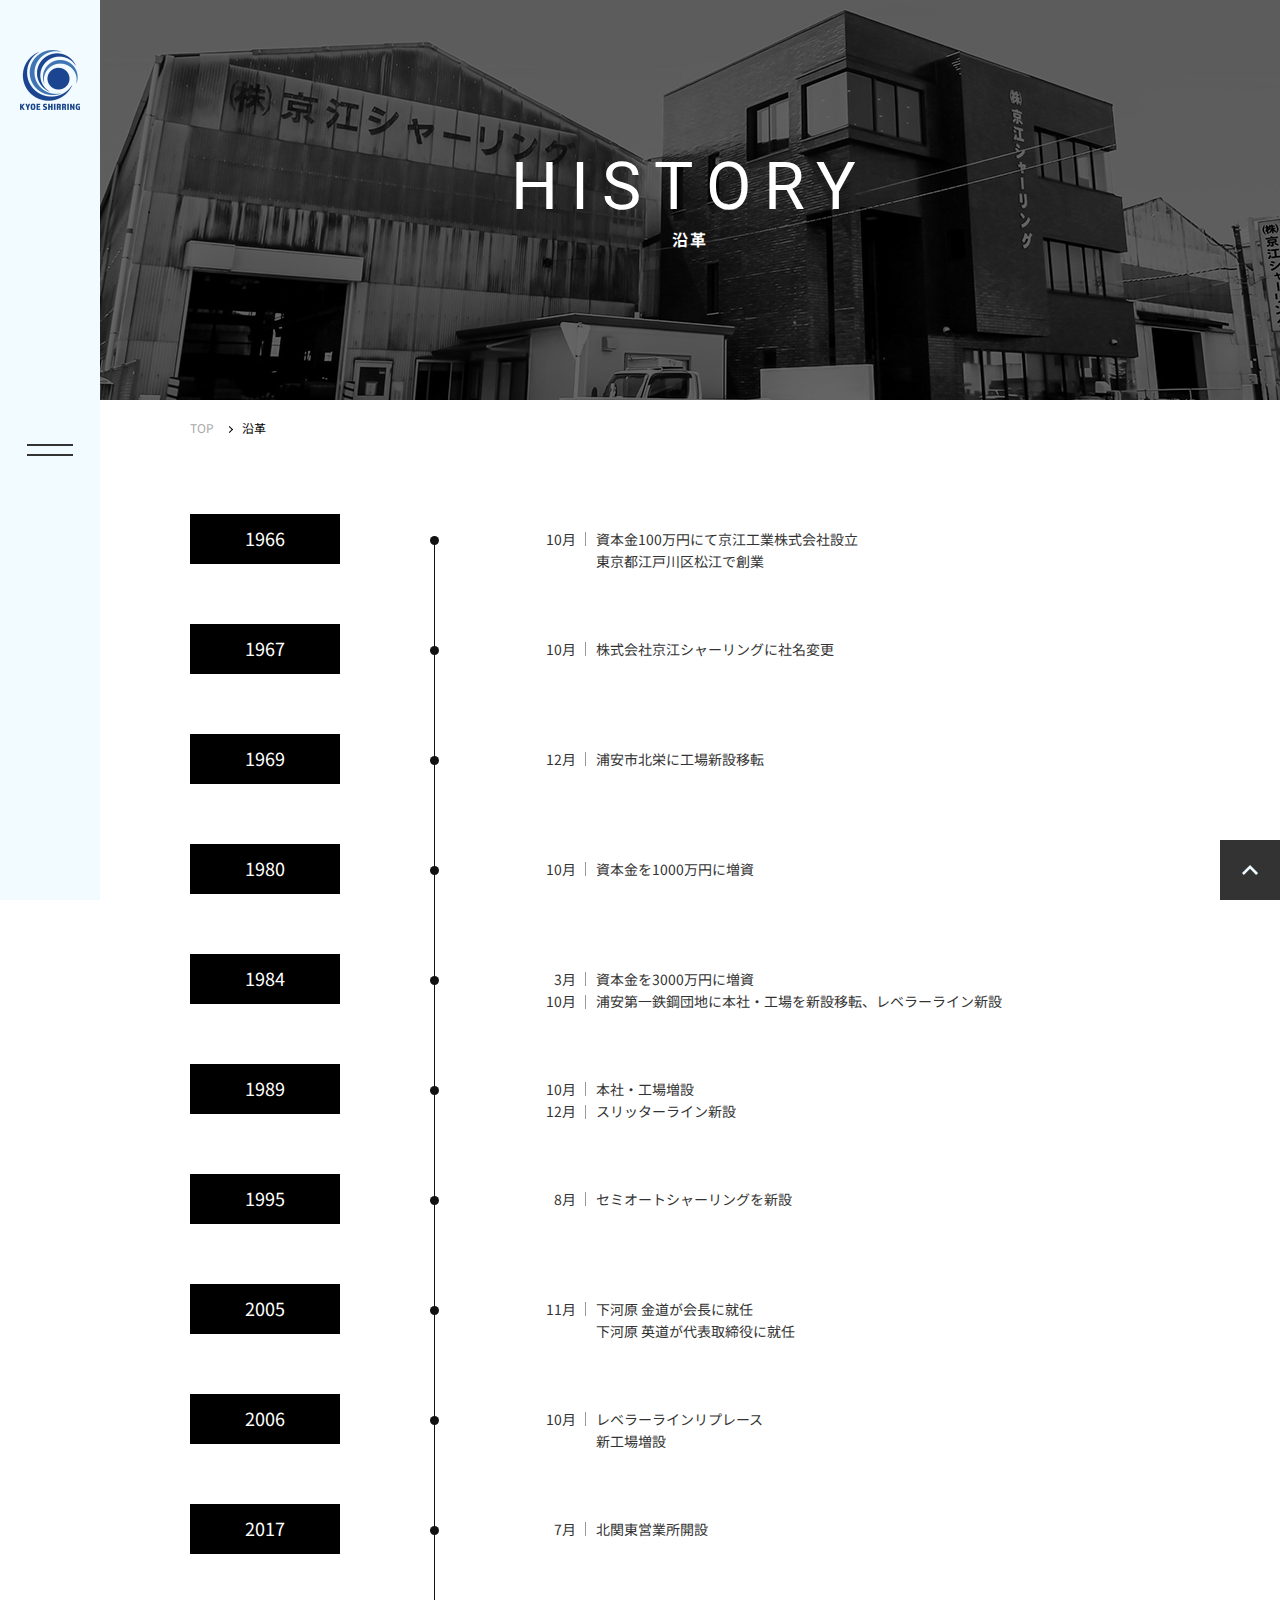
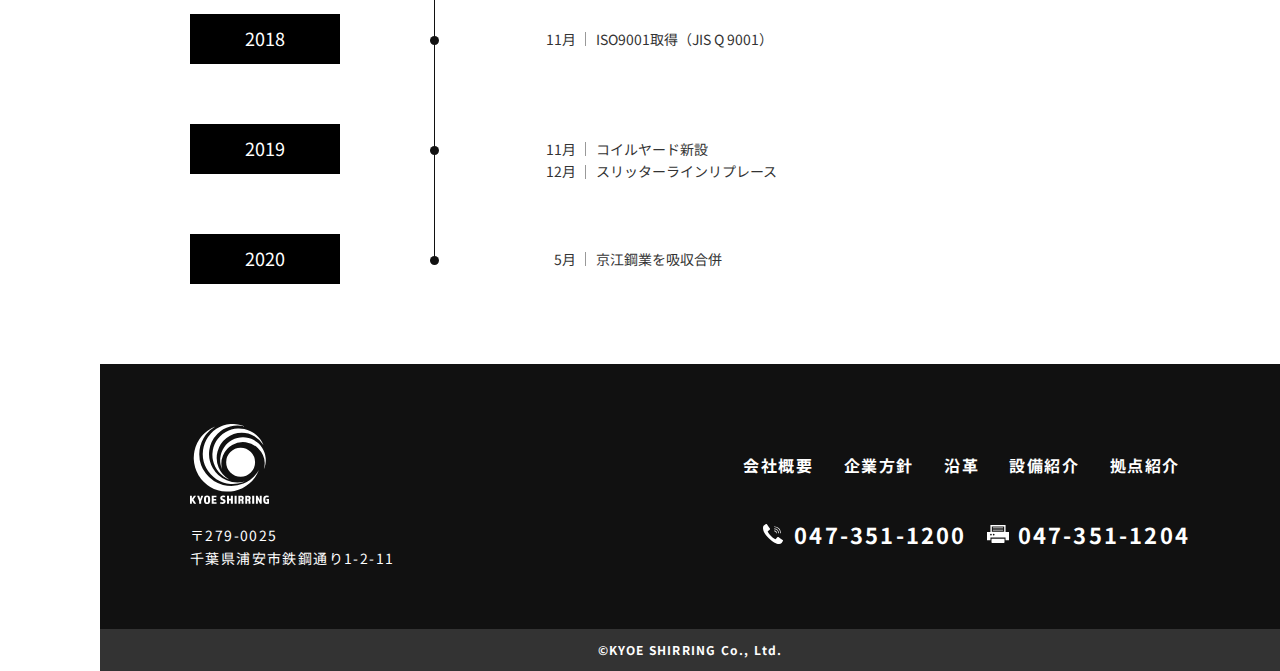
<file: history/index.html>
<!DOCTYPE html>
<html lang="ja">
  <head>
    <meta charset="utf-8">
    <meta name="viewport" content="width=device-width,initial-scale=1">
    <title>サンプル</title>
    <link rel="preconnect" href="https://fonts.googleapis.com">
    <link href="https://fonts.googleapis.com/css2?family=Noto+Sans+JP:wght@400;700&display=swap" rel="stylesheet">
    <link href="https://fonts.googleapis.com/css2?family=Noto+Serif+JP:wght@400;700&family=Roboto:wght@500;700&display=swap" rel="stylesheet">
    <link rel="stylesheet" href="/assets/css/style.css" type="text/css">
  </head>
  <body>
    <div id="to"></div>
    <div id="site">
      <div class="overlay"></div>
      <header id="header">
        <div id="header-logo">
          <a href="/">
            <img src="/assets/img/common/site-logo.png" alt="">
          </a>
        </div>
        <button class="navi-toggle">
          <span></span>
          <span></span>
          <i></i>
          <i></i>
        </button>
      </header>

      <nav id="header-navi">
        <ul>
          <li>
            <a href="/about/index.html">
              <i>ABOUT</i>
              会社概要
            </a>
          </li>
          <li>
            <a href="/philosophy/index.html">
              <i>PHILOSOPHY</i>
              企業方針
            </a>
          </li>
          <li><a href="/history/index.html">
            <i>HISTORY</i>
            沿革
          </a></li>
          <li>
            <a href="/equipment/index.html">
              <i>EQUIPMENT</i>
              設備紹介
            </a>
          </li>
          <li>
            <a href="/base/index.html">
              <i>BASE</i>
              拠点紹介
            </a>
          </li>
        </ul>
      </nav>
  
      <div id="contents">
        <main id="main">
          <article id="page-history">
            <div class="page-title">
              <div class="inner">
                <h1>
                  <i>HISTORY</i>
                  沿革
                </h1>
              </div>
            </div>

            <div id="breadcrumb">
              <div class="inner">
                <ul>
                  <li><a href="/index.html">TOP</a></li>
                  <li>沿革</li>
                </ul>
              </div>
            </div>

            <div id="history" class="section">
              <div class="inner">
                <div class="contents">
                  <div class="item">
                    <i>1966</i>
                    <ul class="txt">
                      <li><span>10月</span>資本金100万円にて京江工業株式会社設立<br>東京都江戸川区松江で創業</li>
                    </ul>
                  </div>
                  <div class="item">
                    <i>1967</i>
                    <ul class="txt">
                      <li><span>10月</span>株式会社京江シャーリングに社名変更</li>
                    </ul>
                  </div>
                  <div class="item">
                    <i>1969</i>
                    <ul class="txt">
                      <li><span>12月</span>浦安市北栄に工場新設移転</li>
                    </ul>
                  </div>
                  <div class="item">
                    <i>1980</i>
                    <ul class="txt">
                      <li><span>10月</span>資本金を1000万円に増資</li>
                    </ul>
                  </div>
                  <div class="item">
                    <i>1984</i>
                    <ul class="txt">
                      <li><span>3月</span>資本金を3000万円に増資</li>
                      <li><span>10月</span>浦安第一鉄鋼団地に本社・工場を新設移転、レベラーライン新設</li>
                    </ul>
                  </div>
                  <div class="item">
                    <i>1989</i>
                    <ul class="txt">
                      <li><span>10月</span>本社・工場増設</li>
                      <li><span>12月</span>スリッターライン新設</li>
                    </ul>
                  </div>
                  <div class="item">
                    <i>1995</i>
                    <ul class="txt">
                      <li><span>8月</span>セミオートシャーリングを新設</li>
                    </ul>
                  </div>
                  <div class="item">
                    <i>2005</i>
                    <ul class="txt">
                      <li><span>11月</span>下河原 金道が会長に就任<br>下河原 英道が代表取締役に就任</li>
                    </ul>
                  </div>
                  <div class="item">
                    <i>2006</i>
                    <ul class="txt">
                      <li><span>10月</span>レベラーラインリプレース<br>新工場増設</li>
                    </ul>
                  </div>
                  <div class="item">
                    <i>2017</i>
                    <ul class="txt">
                      <li><span>7月</span>北関東営業所開設</li>
                    </ul>
                  </div>
                  <div class="item">
                    <i>2018</i>
                    <ul class="txt">
                      <li><span>11月</span>ISO9001取得（JIS Q 9001）</li>
                    </ul>
                  </div>
                  <div class="item">
                    <i>2019</i>
                    <ul class="txt">
                      <li><span>11月</span>コイルヤード新設</li>
                      <li><span>12月</span>スリッターラインリプレース</li>
                    </ul>
                  </div>
                  <div class="item">
                    <i>2020</i>
                    <ul class="txt">
                      <li><span>5月</span>京江鋼業を吸収合併</li>
                    </ul>
                  </div>
                </div>
              </div>
            </div>
          </article>
        </main>

        <footer id="footer">
          <div class="inner">
            <div id="footer-logo">
              <a href="/index.html">
                <img src="/assets/img/common/site-logo-white.svg" alt="KYOE SHIRRING">
              </a>
              <address class="address">
                〒279-0025<br>
                千葉県浦安市鉄鋼通り1-2-11
              </address>
            </div>
            <nav id="footer-navi">
              <ul class="menu">
                <li><a href="/about/index.html">会社概要</a></li>
                <li><a href="/philosophy/index.html">企業方針</a></li>
                <li><a href="/history/index.html">沿革</a></li>
                <li><a href="/equipment/index.html">設備紹介</a></li>
                <li><a href="/base/index.html">拠点紹介</a></li>
              </ul>
              <ul class="contact">
                <li>
                  <a href="tel:0473511200" class="number --tel">
                    047-351-1200
                  </a>
                </li>
                <li>
                  <span class="number --fax">
                    047-351-1204
                  </span>
                </li>
              </ul>
            </nav>
          </div>
          <p id="copyright">&copy;KYOE SHIRRING Co., Ltd.</p>
        </footer>
      </div>
      <div id="pagetop"><a href="#to"></a></div>
    </div>
    <div id="bo">
      <script src="/assets/js/jquery-3.6.0.min.js"></script>
      <script src="/assets/js/sweet-scroll.js"></script>
      <script src="/assets/js/main.js"></script>
    </div>
  </body>
</html>
</file>
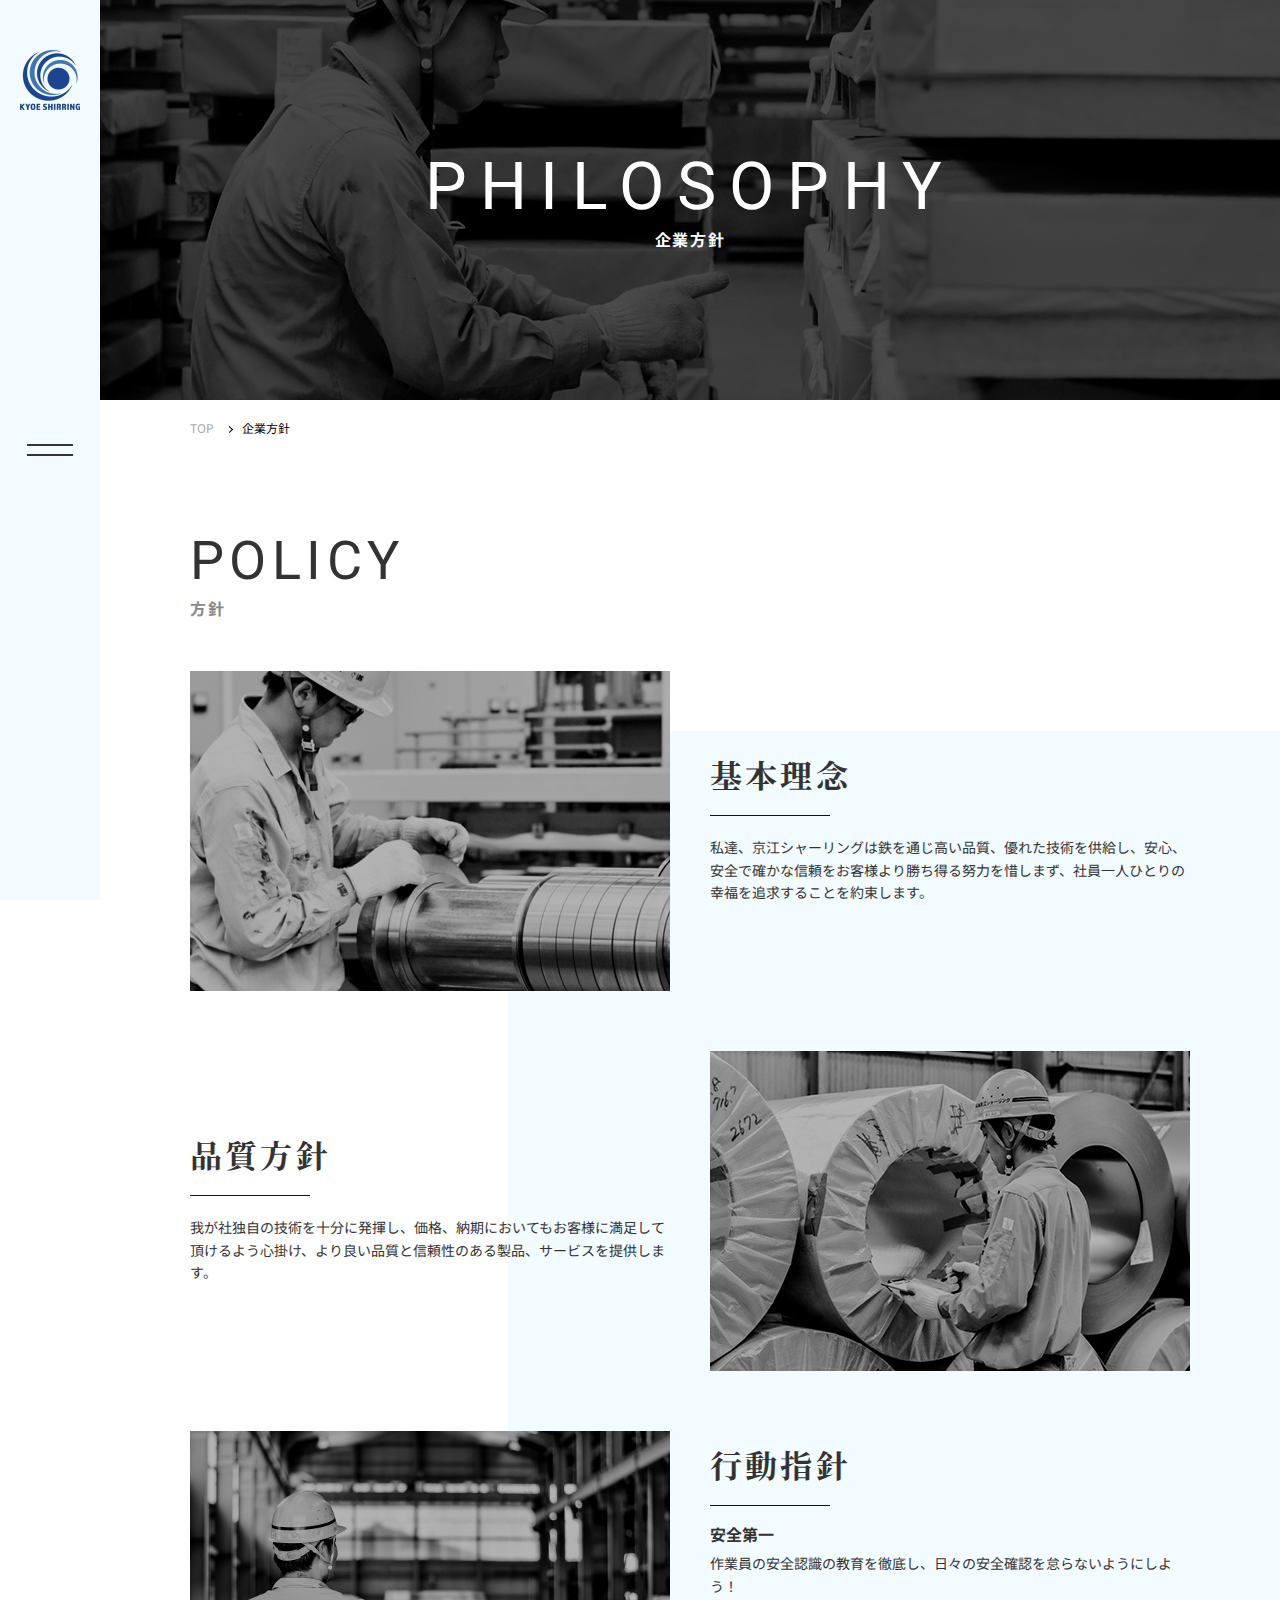
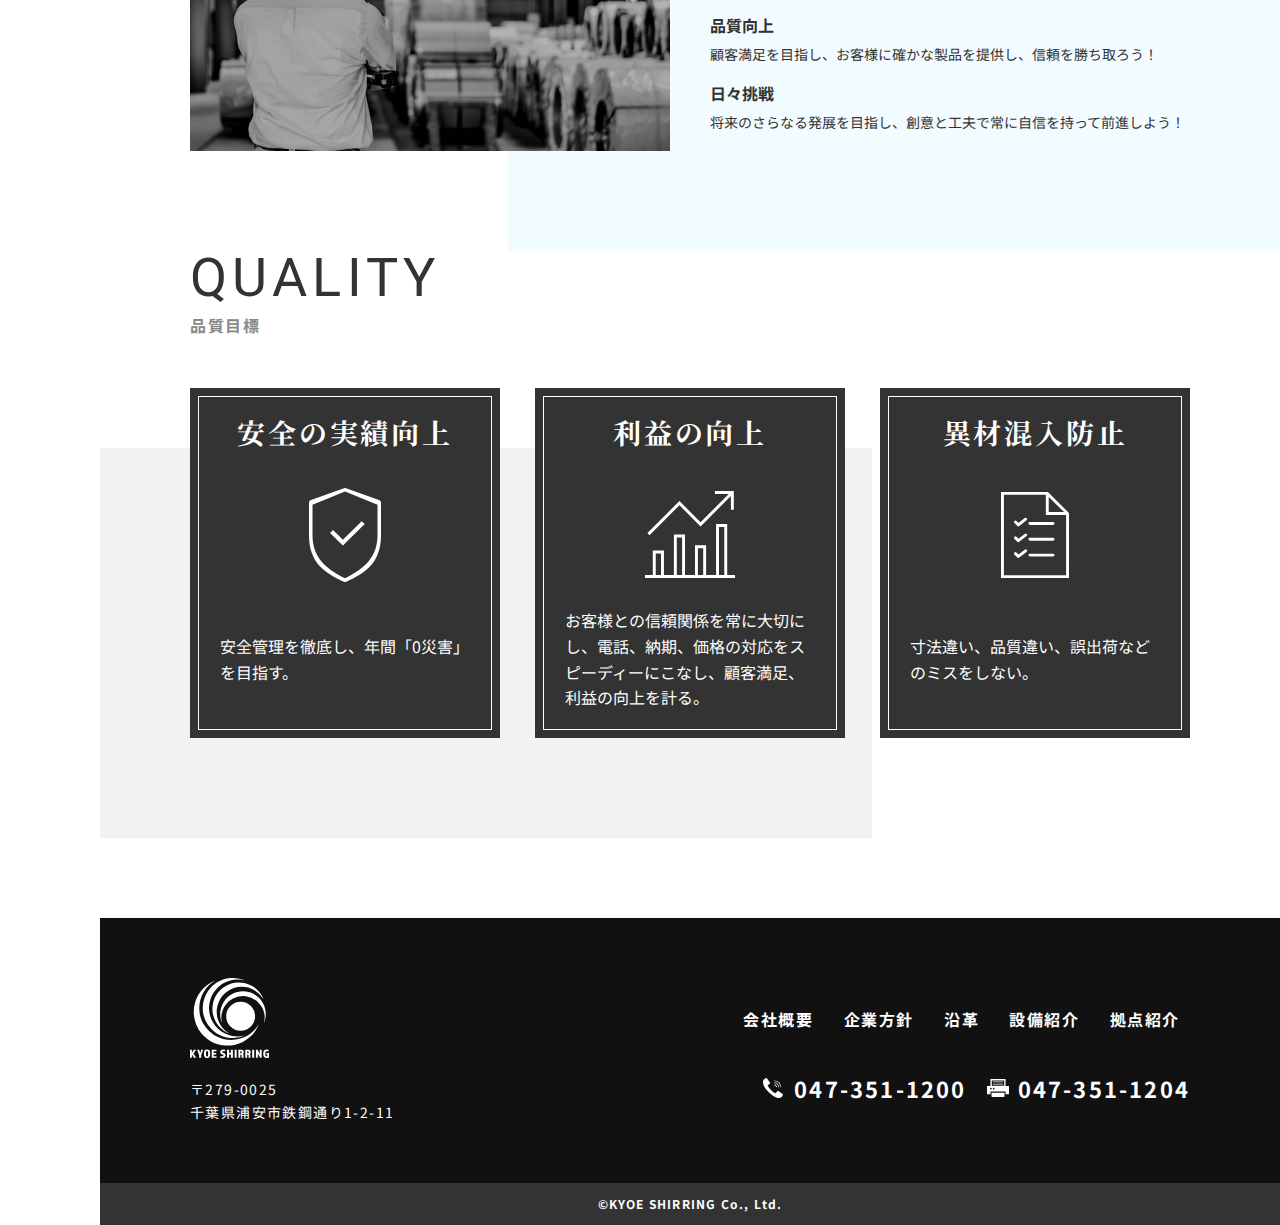
<file: philosophy/index.html>
<!DOCTYPE html>
<html lang="ja">
  <head>
    <meta charset="utf-8">
    <meta name="viewport" content="width=device-width,initial-scale=1">
    <title>サンプル</title>
    <link rel="preconnect" href="https://fonts.googleapis.com">
    <link href="https://fonts.googleapis.com/css2?family=Noto+Sans+JP:wght@400;700&display=swap" rel="stylesheet">
    <link href="https://fonts.googleapis.com/css2?family=Noto+Serif+JP:wght@400;700&family=Roboto:wght@500;700&display=swap" rel="stylesheet">
    <link rel="stylesheet" href="/assets/css/style.css" type="text/css">
  </head>
  <body>
    <div id="to"></div>
    <div id="site">
      <div class="overlay"></div>
      <header id="header">
        <div id="header-logo">
          <a href="/">
            <img src="/assets/img/common/site-logo.png" alt="">
          </a>
        </div>
        <button class="navi-toggle">
          <span></span>
          <span></span>
          <i></i>
          <i></i>
        </button>
      </header>

      <nav id="header-navi">
        <ul>
          <li>
            <a href="/about/index.html">
              <i>ABOUT</i>
              会社概要
            </a>
          </li>
          <li>
            <a href="/philosophy/index.html">
              <i>PHILOSOPHY</i>
              企業方針
            </a>
          </li>
          <li><a href="/history/index.html">
            <i>HISTORY</i>
            沿革
          </a></li>
          <li>
            <a href="/equipment/index.html">
              <i>EQUIPMENT</i>
              設備紹介
            </a>
          </li>
          <li>
            <a href="/base/index.html">
              <i>BASE</i>
              拠点紹介
            </a>
          </li>
        </ul>
      </nav>
  
      <div id="contents">
        <main id="main">
          <article id="page-philosophy">
            <div class="page-title">
              <div class="inner">
                <h1>
                  <i>PHILOSOPHY</i>
                  企業方針
                </h1>
              </div>
            </div>

            <div id="breadcrumb">
              <div class="inner">
                <ul>
                  <li><a href="/index.html">TOP</a></li>
                  <li>企業方針</li>
                </ul>
              </div>
            </div>

            <section id="philosophy" class="section">
              <h2 class="heading-02 -type01 contents-width">
                <i>POLICY</i>
                方針
              </h2>
              <div id="philosophy-policy" class="section">
                <div class="inner">
                  <ul>
                    <li>
                      <div class="image">
                        <img src="/assets/img/philosophy/img-01.jpg" alt="">
                      </div>
                      <div class="description">
                        <h3 class="heading-03 -type03">基本理念</h3>
                        <p>
                          私達、京江シャーリングは鉄を通じ高い品質、優れた技術を供給し、安心、安全で確かな信頼をお客様より勝ち得る努力を惜しまず、社員一人ひとりの幸福を追求することを約束します。
                        </p>
                      </div>
                    </li>
                    <li>
                      <div class="image">
                        <img src="/assets/img/philosophy/img-02.jpg" alt="">
                      </div>
                      <div class="description">
                        <h3 class="heading-03 -type03">品質方針</h3>
                        <p>
                          我が社独自の技術を十分に発揮し、価格、納期においてもお客様に満足して頂けるよう心掛け、より良い品質と信頼性のある製品、サービスを提供します。
                        </p>
                      </div>
                    </li>
                    <li>
                      <div class="image">
                        <img src="/assets/img/philosophy/img-03.jpg" alt="">
                      </div>
                      <div class="description">
                        <h3 class="heading-03 -type03">行動指針</h3>
                        <dl>
                          <div>
                            <dt>安全第一</dt>
                            <dd>作業員の安全認識の教育を徹底し、日々の安全確認を怠らないようにしよう！</dd>
                          </div>
                          <div>
                            <dt>品質向上</dt>
                            <dd>顧客満足を目指し、お客様に確かな製品を提供し、信頼を勝ち取ろう！</dd>
                          </div>
                          <div>
                            <dt>日々挑戦</dt>
                            <dd>将来のさらなる発展を目指し、創意と工夫で常に自信を持って前進しよう！</dd>
                          </div>
                        </dl>
                      </div>
                    </li>
                  </ul>
                </div>
              </div>

              <div id="philosophy-quality" class="section">
                <h2 class="heading-02 -type01 contents-width">
                  <i>QUALITY</i>
                  品質目標
                </h2>
                <div class="contents">
                  <div class="inner">
                    <ul>
                      <li>
                        <h3 class="heading-03 -type01">
                          安全の実績向上
                        </h3>
                        <img src="/assets/img/philosophy/icon-01.svg" alt="">
                        <p>
                          安全管理を徹底し、年間「0災害」を目指す。
                        </p>
                      </li>
                      <li>
                        <h3 class="heading-03 -type01">
                          利益の向上
                        </h3>
                        <img src="/assets/img/philosophy/icon-02.svg" alt="">
                        <p>
                          お客様との信頼関係を常に大切にし、電話、納期、価格の対応をスピーディーにこなし、顧客満足、利益の向上を計る。
                        </p>
                      </li>
                      <li>
                        <h3 class="heading-03 -type01">
                          異材混入防止
                        </h3>
                        <img src="/assets/img/philosophy/icon-03.svg" alt="">
                        <p>
                          寸法違い、品質違い、誤出荷などのミスをしない。
                        </p>
                      </li>
                    </ul>

                    <ul>
                      <li>
                        <div class="image">
                          <img src="/assets/img/philosophy/icon-01.svg" alt="">
                        </div>
                        <div class="description">
                          <h3 class="heading-03 -type01">
                            安全の実績向上
                          </h3>
                          <p>
                            安全管理を徹底し、年間「0災害」を目指す。
                          </p>
                        </div>
                      </li>
                      <li>
                        <div class="image">
                          <img src="/assets/img/philosophy/icon-02.svg" alt="">
                        </div>
                        <div class="description">
                          <h3 class="heading-03 -type01">
                            利益の向上
                          </h3>
                          <p>
                            お客様との信頼関係を常に大切にし、電話、納期、価格の対応をスピーディーにこなし、顧客満足、利益の向上を計る。
                          </p>
                        </div>
                      </li>
                      <li>
                        <div class="image">
                          <img src="/assets/img/philosophy/icon-03.svg" alt="">
                        </div>
                        <div class="description">
                          <h3 class="heading-03 -type01">
                            異材混入防止
                          </h3>
                          <p>
                            寸法違い、品質違い、誤出荷などのミスをしない。
                          </p>
                        </div>
                      </li>
                    </ul>
                  </div>
                </div>
              </div>
            </section>
          </article>
        </main>

        <footer id="footer">
          <div class="inner">
            <div id="footer-logo">
              <a href="/index.html">
                <img src="/assets/img/common/site-logo-white.svg" alt="KYOE SHIRRING">
              </a>
              <address class="address">
                〒279-0025<br>
                千葉県浦安市鉄鋼通り1-2-11
              </address>
            </div>
            <nav id="footer-navi">
              <ul class="menu">
                <li><a href="/about/index.html">会社概要</a></li>
                <li><a href="/philosophy/index.html">企業方針</a></li>
                <li><a href="/history/index.html">沿革</a></li>
                <li><a href="/equipment/index.html">設備紹介</a></li>
                <li><a href="/base/index.html">拠点紹介</a></li>
              </ul>
              <ul class="contact">
                <li>
                  <a href="tel:0473511200" class="number --tel">
                    047-351-1200
                  </a>
                </li>
                <li>
                  <span class="number --fax">
                    047-351-1204
                  </span>
                </li>
              </ul>
            </nav>
          </div>
          <p id="copyright">&copy;KYOE SHIRRING Co., Ltd.</p>
        </footer>
      </div>
      <div id="pagetop"><a href="#to"></a></div>
    </div>
    <div id="bo">
      <script src="/assets/js/jquery-3.6.0.min.js"></script>
      <script src="/assets/js/sweet-scroll.js"></script>
      <script src="/assets/js/main.js"></script>
    </div>
  </body>
</html>
</file>
<file: assets/css/style.css>
@charset "UTF-8";
/***** reset *****/
*,
*::before,
*::after {
  -webkit-box-sizing: border-box;
          box-sizing: border-box;
}

* {
  border: 0;
  margin: 0;
  outline: 0;
  padding: 0;
  font: inherit;
  font-family: inherit;
  font-size: 100%;
  font-style: inherit;
  font-weight: inherit;
  text-decoration: none;
  vertical-align: baseline;
}

article, aside, dialog, figure, footer, header, main, nav, section {
  display: block;
}

img, picture, audio, canvas, video, svg {
  display: inline-block;
  max-width: 100%;
}

h1, h2, h3, h4, h5, h6 {
  overflow-wrap: break-word;
}

br,
hr {
  display: block;
}

ol,
ul {
  list-style: none;
}

blockquote, q {
  quotes: none;
}

blockquote:before, blockquote:after, q:before, q:after {
  content: none;
}

input,
select {
  vertical-align: middle;
}

table {
  border-collapse: collapse;
  border-spacing: 0;
  empty-cells: show;
}

/***** reset *****/
body {
  color: #333;
  font-size: 14px;
  line-height: 1;
  background-color: #fff;
  word-break: break-all;
  font-family: "Noto Sans JP", "ヒラギノ角ゴ Pro W3", "Hiragino Kaku Gothic Pro", "メイリオ", Meiryo, Osaka, Arial, Helvetica, Verdana, sans-serif, "ＭＳ Ｐゴシック", "MS PGothic";
}
@media screen and (max-width: 640px) {
  body {
    position: relative;
    font-size: 12px;
    -webkit-appearance: none;
    -webkit-text-size-adjust: 100%;
  }
}

b {
  font-weight: bold;
}

a {
  color: #333;
  -webkit-transition: 0.3s;
  transition: 0.3s;
  text-decoration: none;
}

img {
  width: 100%;
  vertical-align: bottom;
}

#to,
#bo {
  display: block;
  clear: both;
  height: 0;
  overflow: hidden;
}

#site {
  position: relative;
}

#contents {
  margin: 0 0 0 100px;
}
@media screen and (max-width: 640px) {
  #contents {
    padding: 50px 0 0 0;
    margin: 0;
  }
}

.pc {
  display: block !important;
}
@media screen and (max-width: 640px) {
  .pc {
    display: none !important;
  }
}

.tb {
  display: none;
}

.sp {
  display: none !important;
}
@media screen and (max-width: 640px) {
  .sp {
    display: block !important;
  }
}

.en {
  font-family: "Roboto", sans-serif;
}

.serif {
  font-family: "Noto Serif JP", serif;
}

.style-normal {
  font-weight: normal;
}

.style-bold {
  font-weight: bold;
}

.style-yellow {
  color: #ebba4d;
}

.style-white {
  color: #fff;
}

.page-title {
  position: relative;
  width: 100%;
  background-repeat: no-repeat;
  background-position: center center;
  background-size: cover;
}
.page-title .inner {
  height: 400px;
}
@media screen and (max-width: 640px) {
  .page-title .inner {
    height: 200px;
  }
}
.page-title h1 {
  position: absolute;
  top: 50%;
  left: 0;
  width: 100%;
  color: #fff;
  font-size: 16px;
  font-weight: bold;
  letter-spacing: 0.1em;
  text-align: center;
  text-transform: uppercase;
  -webkit-transform: translateY(-50%);
          transform: translateY(-50%);
}
@media screen and (max-width: 640px) {
  .page-title h1 {
    font-size: 14px;
  }
}
.page-title h1 i {
  display: block;
  margin: 0 0 11px 0;
  font-size: 66px;
  font-weight: normal;
  letter-spacing: 0.2em;
  line-height: 1;
  font-family: "Roboto", sans-serif;
}
@media screen and (max-width: 640px) {
  .page-title h1 i {
    font-size: 32px;
  }
}

#breadcrumb {
  padding: 20px 0;
}
@media screen and (max-width: 640px) {
  #breadcrumb {
    padding: 10px 0;
  }
}
#breadcrumb ul {
  position: relative;
}
#breadcrumb ul li {
  display: inline;
  color: #000;
  font-size: 12px;
}
#breadcrumb ul li a {
  color: #aaa;
}
#breadcrumb ul li + li::before {
  content: "";
  display: inline-block;
  width: 5px;
  height: 5px;
  margin: 0 10px;
  border-bottom: solid 1px #000;
  border-left: solid 1px #000;
  color: #000;
  vertical-align: middle;
  -webkit-transform: rotate(-135deg);
          transform: rotate(-135deg);
}

.heading-02.-type01 {
  margin: 0 auto 55px;
  color: #888;
  font-size: 16px;
  font-weight: bold;
  letter-spacing: 0.1em;
}
@media screen and (max-width: 640px) {
  .heading-02.-type01 {
    font-size: 14px;
    margin: 0 0 25px 0;
  }
}
.heading-02.-type01 i {
  display: block;
  margin: 0 0 12px 0;
  color: #333;
  font-size: 54px;
  font-weight: normal;
  letter-spacing: 0.1em;
  font-family: "Roboto", sans-serif;
}
@media screen and (max-width: 640px) {
  .heading-02.-type01 i {
    font-size: 30px;
    margin: 0 0 7px 0;
  }
}
.heading-02.-type02 {
  margin: 0 0 40px 0;
  font-size: 32px;
  font-weight: bold;
  letter-spacing: 0.1em;
  text-align: center;
  font-family: "Noto Serif JP", serif;
}
@media screen and (max-width: 640px) {
  .heading-02.-type02 {
    font-size: 26px;
    margin: 0 0 30px 0;
  }
}
.heading-02.-type02 i {
  display: block;
  margin: 18px 0 0 0;
  color: #888;
  font-size: 16px;
  font-weight: normal;
  letter-spacing: 0.2em;
  font-family: "Roboto", sans-serif;
}
@media screen and (max-width: 640px) {
  .heading-02.-type02 i {
    margin: 14px 0 0 0;
    font-size: 12px;
  }
}
.heading-02.-type02.-wide {
  margin: 0 0 20px 0;
  font-size: 28px;
}
@media screen and (max-width: 640px) {
  .heading-02.-type02.-wide {
    font-size: 22px;
  }
}
.heading-02.-type02.-wide i {
  display: inline-block;
  margin: 0 0 0 6px;
  font-size: 12px;
  vertical-align: 0.45em;
}
@media screen and (max-width: 640px) {
  .heading-02.-type02.-wide i {
    display: block;
    font-size: 10px;
    margin: 10px 0 0 0;
  }
}

.heading-03.-type01 {
  font-size: 32px;
  font-weight: bold;
  letter-spacing: 0.1em;
  line-height: 1.4;
  font-family: "Noto Serif JP", serif;
}
@media screen and (max-width: 640px) {
  .heading-03.-type01 {
    font-size: 20px;
    line-height: 1.6;
  }
}
.heading-03.-type01 i {
  display: block;
  font-weight: normal;
  font-family: "Roboto", sans-serif;
}
.heading-03.-type02 {
  position: relative;
  padding: 0 0 20px 0;
  margin: 0 0 20px 0;
  font-size: 28px;
  font-weight: bold;
  text-align: center;
  letter-spacing: 0.1em;
  font-family: "Noto Serif JP", serif;
}
@media screen and (max-width: 640px) {
  .heading-03.-type02 {
    font-size: 24px;
    line-height: 1.3;
  }
}
.heading-03.-type02::before {
  content: counter(number, decimal-leading-zero);
  display: block;
  margin: 0 0 26px 0;
  color: #1b4590;
  font-size: 28px;
  font-family: "Roboto", sans-serif;
  counter-increment: number 1;
}
@media screen and (max-width: 640px) {
  .heading-03.-type02::before {
    margin: 0 0 10px 0;
    font-size: 20px;
  }
}
.heading-03.-type02::after {
  content: "";
  position: absolute;
  right: 0;
  bottom: 0;
  left: 0;
  width: 60px;
  height: 1px;
  margin: auto;
  background-color: #111;
}
.heading-03.-type03 {
  display: inline-block;
  position: relative;
  padding: 0 0 26px 0;
  font-size: 32px;
  font-weight: bold;
  letter-spacing: 0.1em;
  line-height: 1;
  font-family: "Noto Serif JP", serif;
}
@media screen and (max-width: 640px) {
  .heading-03.-type03 {
    padding: 0 0 16px 0;
    font-size: 20px;
  }
}
.heading-03.-type03::before {
  content: "";
  display: block;
  position: absolute;
  bottom: 0;
  left: 0;
  width: 85%;
  height: 1px;
  background-color: #111;
}
@media screen and (max-width: 640px) {
  .heading-03.-type03::before {
    width: 110%;
  }
}

.c-ttl04 {
  display: inline-block;
  position: relative;
  padding-bottom: 26px;
  font-size: 32px;
  font-weight: bold;
  letter-spacing: 0.1em;
  line-height: 1;
}

.c-ttl04::before {
  display: block;
  position: absolute;
  bottom: 0;
  left: 0;
  width: 85%;
  height: 1px;
  background-color: #111;
  content: "";
}

.more-btn a {
  display: -webkit-inline-box;
  display: -ms-inline-flexbox;
  display: inline-flex;
  -webkit-box-align: center;
      -ms-flex-align: center;
          align-items: center;
  -webkit-box-pack: center;
      -ms-flex-pack: center;
          justify-content: center;
  min-width: 200px;
  height: 40px;
  border: 1px solid #111;
  background-color: #111;
  color: #fff;
  font-size: 14px;
  font-weight: bold;
  letter-spacing: 0.1em;
  -webkit-transition: 0.2s ease-out;
  transition: 0.2s ease-out;
  -webkit-transition-property: background-color, color;
  transition-property: background-color, color;
}
.more-btn a:hover {
  background-color: #fff;
  color: #111;
}
@media screen and (max-width: 640px) {
  .more-btn a {
    min-width: 220px;
  }
}

.table-01 {
  width: 100%;
}
.table-01 th,
.table-01 td {
  padding: 20px 10px;
  line-height: 1.6;
  border-bottom: 1px solid #ccc;
}
@media screen and (max-width: 640px) {
  .table-01 th,
.table-01 td {
    padding: 10px 0;
  }
}
.table-01 th {
  width: 40%;
  font-weight: bold;
  text-align: left;
  vertical-align: top;
}
@media screen and (max-width: 640px) {
  .table-01 th {
    width: 20%;
  }
}
.table-01 td {
  width: 60%;
}
@media screen and (max-width: 640px) {
  .table-01 td {
    width: 80%;
  }
}

.table-02 {
  width: 100%;
}
.table-02 th,
.table-02 td {
  padding: 30px 0;
  border-bottom: 1px solid #ccc;
  line-height: 1.6;
}
@media screen and (max-width: 640px) {
  .table-02 th,
.table-02 td {
    display: block;
    width: 100%;
    padding: 10px 0;
  }
}
.table-02 th {
  width: 180px;
  font-weight: bold;
  text-align: left;
  vertical-align: top;
}
@media screen and (max-width: 640px) {
  .table-02 th {
    width: 100%;
  }
}
@media screen and (max-width: 640px) {
  .table-02 td {
    border-bottom: none;
  }
}

#pagetop {
  z-index: 19;
  position: fixed;
  right: 0px;
  bottom: 0px;
}
#pagetop a {
  display: -webkit-box;
  display: -ms-flexbox;
  display: flex;
  -webkit-box-align: center;
      -ms-flex-align: center;
          align-items: center;
  -webkit-box-pack: center;
      -ms-flex-pack: center;
          justify-content: center;
  width: 60px;
  height: 60px;
  background-color: #333;
}
@media screen and (max-width: 640px) {
  #pagetop a {
    width: 45px;
    height: 45px;
  }
}
#pagetop a::before {
  content: "";
  width: 16px;
  height: 10px;
  background-image: url("/assets/img/common/icon-arrow-top.svg");
  background-repeat: no-repeat;
}

.icon-tab {
  display: block;
  position: relative;
}
.icon-tab::after {
  content: "";
  display: inline-block;
  width: 14px;
  height: 14px;
  margin: 0 8px -1px;
  background-image: url("/assets/img/common/icon-tab.png");
  background-repeat: no-repeat;
  background-position: center center;
  background-size: contain;
}
@media screen and (max-width: 640px) {
  .icon-tab::after {
    width: 10px;
    height: 10px;
    margin: 0 6px -1px;
  }
}

#header {
  display: -webkit-box;
  display: -ms-flexbox;
  display: flex;
  -webkit-box-align: center;
      -ms-flex-align: center;
          align-items: center;
  position: fixed;
  top: 0;
  left: 0;
  bottom: 0;
  width: 100px;
  padding: 50px 20px;
  background-color: #f2fbff;
  z-index: 999;
}
@media screen and (max-width: 640px) {
  #header {
    -webkit-box-pack: justify;
        -ms-flex-pack: justify;
            justify-content: space-between;
    width: 100%;
    height: 50px;
    padding: 10px 20px;
    padding-right: 13px;
  }
}

#header-logo {
  position: absolute;
  top: 50px;
  right: 20px;
  left: 20px;
}
@media screen and (max-width: 640px) {
  #header-logo {
    top: 10px;
    left: 20px;
    right: auto;
  }
}
#header-logo a {
  display: block;
}
@media screen and (max-width: 640px) {
  #header-logo img {
    width: auto;
    height: 30px;
  }
}

.navi-toggle {
  display: block;
  position: absolute;
  top: 50%;
  left: 50%;
  width: 46px;
  height: 46px;
  background-color: inherit;
  -webkit-transform: translate(-50%, -50%) rotate(90deg);
          transform: translate(-50%, -50%) rotate(90deg);
  overflow: hidden;
  cursor: pointer;
}
@media screen and (max-width: 640px) {
  .navi-toggle {
    top: 50%;
    left: auto;
    right: 0px;
    width: 26px;
    height: 26px;
  }
}
.navi-toggle span {
  display: block;
  position: absolute;
  top: 50%;
  width: 2px;
  height: 46px;
  color: transparent;
  background-color: #333;
  -webkit-transition: 0.5s;
  transition: 0.5s;
  -webkit-transform: translateY(-50%) scale(1);
          transform: translateY(-50%) scale(1);
  -webkit-transform-origin: center center;
          transform-origin: center center;
}
@media screen and (max-width: 640px) {
  .navi-toggle span {
    height: 26px;
  }
}
.navi-toggle span:nth-child(1) {
  left: 17px;
  -webkit-transform: translate(0, -50%) scale(1);
          transform: translate(0, -50%) scale(1);
}
@media screen and (max-width: 640px) {
  .navi-toggle span:nth-child(1) {
    left: 9px;
  }
}
.navi-toggle span:nth-child(2) {
  right: 17px;
  -webkit-transform: translate(0, -50%) scale(1);
          transform: translate(0, -50%) scale(1);
}
@media screen and (max-width: 640px) {
  .navi-toggle span:nth-child(2) {
    right: 9px;
  }
}
.navi-toggle i {
  display: block;
  position: absolute;
  top: 50%;
  left: 50%;
  width: 2px;
  height: 46px;
  color: transparent;
  background-color: #333;
  opacity: 0;
  -webkit-transition: 0.5s;
  transition: 0.5s;
  -webkit-transform: scale(0);
          transform: scale(0);
  -webkit-transform-origin: center center;
          transform-origin: center center;
}
@media screen and (max-width: 640px) {
  .navi-toggle i {
    height: 26px;
  }
}
.navi-toggle i:nth-of-type(1) {
  -webkit-transform: translate(-50%, -50%) rotate(-135deg) scale(0);
          transform: translate(-50%, -50%) rotate(-135deg) scale(0);
  -webkit-transform-origin: center center;
          transform-origin: center center;
}
.navi-toggle i:nth-of-type(2) {
  -webkit-transform: translate(-50%, -50%) rotate(135deg) scale(0);
          transform: translate(-50%, -50%) rotate(135deg) scale(0);
  -webkit-transform-origin: center center;
          transform-origin: center center;
}
.navi-toggle.is-active span {
  opacity: 0;
}
.navi-toggle.is-active span:nth-child(1) {
  -webkit-transform: translate(17px, -50%) scale(0);
          transform: translate(17px, -50%) scale(0);
}
@media screen and (max-width: 640px) {
  .navi-toggle.is-active span:nth-child(1) {
    -webkit-transform: translate(9px, -50%) scale(0);
            transform: translate(9px, -50%) scale(0);
  }
}
.navi-toggle.is-active span:nth-child(2) {
  -webkit-transform: translate(-17px, -50%) scale(0);
          transform: translate(-17px, -50%) scale(0);
}
@media screen and (max-width: 640px) {
  .navi-toggle.is-active span:nth-child(2) {
    -webkit-transform: translate(-9px, -50%) scale(0);
            transform: translate(-9px, -50%) scale(0);
  }
}
.navi-toggle.is-active i {
  opacity: 1;
}
.navi-toggle.is-active i:nth-of-type(1) {
  -webkit-transform: translate(-50%, -50%) rotate(-135deg) scale(1);
          transform: translate(-50%, -50%) rotate(-135deg) scale(1);
}
.navi-toggle.is-active i:nth-of-type(2) {
  -webkit-transform: translate(-50%, -50%) rotate(135deg) scale(1);
          transform: translate(-50%, -50%) rotate(135deg) scale(1);
}

#header-navi {
  position: fixed;
  top: 0;
  bottom: 0;
  left: 100px;
  width: 390px;
  background-color: #f2f2f2;
  opacity: 0;
  visibility: hidden;
  -webkit-overflow-scrolling: touch;
  overflow: hidden;
  overflow-y: auto;
  -webkit-transition: 0.5s;
  transition: 0.5s;
  -webkit-transition-property: opacity, visibility, -webkit-transform;
  transition-property: opacity, visibility, -webkit-transform;
  transition-property: transform, opacity, visibility;
  transition-property: transform, opacity, visibility, -webkit-transform;
  -webkit-transform: translateX(-50px);
  transform: translateX(-50px);
  z-index: 998;
}
@media screen and (max-width: 640px) {
  #header-navi {
    top: 50px;
    left: 0;
    width: 100%;
    -webkit-transform: translateY(-20px);
    transform: translateY(-20px);
    background-color: transparent;
    pointer-events: none;
  }
}
#header-navi.is-active {
  visibility: visible;
  -webkit-transform: translateX(0);
  transform: translateX(0);
  opacity: 1;
}
@media screen and (max-width: 640px) {
  #header-navi.is-active {
    -webkit-transform: translateY(0);
    transform: translateY(0);
  }
}
#header-navi ul {
  padding: 60px 0;
}
@media screen and (max-width: 640px) {
  #header-navi ul {
    padding: 20px 0;
    background-color: #f2f2f2;
    pointer-events: auto;
  }
}
#header-navi li a {
  display: block;
  padding: 30px 40px 32px;
  color: #666;
  font-size: 16px;
  font-weight: bold;
  letter-spacing: 0.1em;
}
@media screen and (max-width: 640px) {
  #header-navi li a {
    padding: 15px 0;
    font-size: 14px;
    text-align: center;
  }
}
#header-navi li a:hover {
  background-color: #dfdfdf;
}
#header-navi li a i {
  display: block;
  margin: 0 0 10px 0;
  color: #333;
  font-size: 32px;
  letter-spacing: 0.05em;
}
@media screen and (max-width: 640px) {
  #header-navi li a i {
    margin: 0 0 7px 0;
    font-size: 22px;
  }
}

.overlay {
  display: none;
  position: fixed;
  top: 0;
  right: 0;
  bottom: 0;
  left: 0;
  background-color: rgba(0, 0, 0, 0.8);
  z-index: 997;
}
.overlay:hover {
  cursor: pointer;
}

#main {
  min-width: 1080px;
}
@media screen and (max-width: 640px) {
  #main {
    min-width: auto;
  }
}

.section {
  width: 100%;
}

.inner {
  width: 1000px;
  padding: 0;
  margin: 0 auto;
}
@media screen and (max-width: 640px) {
  .inner {
    width: auto;
    padding: 0 20px;
  }
}

.contents-width {
  width: 1000px;
  padding: 0;
  margin: 0 auto;
}
@media screen and (max-width: 640px) {
  .contents-width {
    width: auto;
    padding: 0 20px;
  }
}

#footer {
  position: relative;
  background-color: #111;
}
#footer .inner {
  display: -webkit-box;
  display: -ms-flexbox;
  display: flex;
  -webkit-box-align: center;
      -ms-flex-align: center;
          align-items: center;
  -webkit-box-pack: justify;
      -ms-flex-pack: justify;
          justify-content: space-between;
  padding: 60px 0;
}
@media screen and (max-width: 640px) {
  #footer .inner {
    display: block;
    padding: 40px 20px;
  }
}

@media screen and (max-width: 640px) {
  #footer-logo {
    margin: 0 0 30px 0;
    text-align: center;
  }
}
#footer-logo a {
  display: inline-block;
}
@media screen and (max-width: 640px) {
  #footer-logo a {
    width: 53px;
  }
}
#footer-logo .address {
  margin: 20px 0 0 0;
  color: #fff;
  font-size: 14px;
  line-height: 1.61;
  letter-spacing: 0.1em;
}

#footer-navi {
  display: -webkit-box;
  display: -ms-flexbox;
  display: flex;
  -webkit-box-orient: vertical;
  -webkit-box-direction: normal;
      -ms-flex-direction: column;
          flex-direction: column;
  -webkit-box-align: end;
      -ms-flex-align: end;
          align-items: flex-end;
}
@media screen and (max-width: 640px) {
  #footer-navi {
    -webkit-box-align: center;
        -ms-flex-align: center;
            align-items: center;
  }
}
#footer-navi .menu {
  display: -webkit-box;
  display: -ms-flexbox;
  display: flex;
  gap: 0 10px;
}
@media screen and (max-width: 640px) {
  #footer-navi .menu {
    -ms-flex-wrap: wrap;
        flex-wrap: wrap;
    margin: 0 auto;
  }
}
#footer-navi .menu a {
  display: block;
  position: relative;
  padding: 10px;
  color: #fff;
  font-size: 16px;
  font-weight: bold;
  letter-spacing: 0.1em;
}
@media screen and (max-width: 640px) {
  #footer-navi .menu a {
    padding: 12px 20px;
    font-size: 14px;
  }
}
#footer-navi .menu a::after {
  content: "";
  position: absolute;
  right: 0;
  bottom: 0;
  width: 0;
  height: 2px;
  background-color: #fff;
  -webkit-transition: width 0.2s cubic-bezier(0.65, 0, 0.35, 1);
  transition: width 0.2s cubic-bezier(0.65, 0, 0.35, 1);
}
@media screen and (max-width: 640px) {
  #footer-navi .menu a::after {
    content: none;
  }
}
#footer-navi .menu a:hover::after {
  right: auto;
  left: 0;
  width: 100%;
}
#footer-navi .contact {
  display: -webkit-box;
  display: -ms-flexbox;
  display: flex;
  gap: 0 20px;
  margin: 38px 0 0 0;
}
#footer-navi .contact .number {
  display: block;
  position: relative;
  padding: 2px 0 2px 31px;
  color: #fff;
  font-size: 22px;
  font-weight: bold;
  letter-spacing: 0.1em;
  z-index: 0;
}
@media screen and (max-width: 640px) {
  #footer-navi .contact .number {
    padding-left: 18px;
    font-size: 14px;
  }
}
#footer-navi .contact .number::before {
  content: "";
  position: absolute;
  top: 0;
  bottom: 0;
  left: 0;
  margin: auto 0;
  background-repeat: no-repeat;
  background-size: contain;
  z-index: 1;
}
#footer-navi .contact .number.--tel::before {
  width: 20px;
  height: 20px;
  background-image: url("/assets/img/common/icon-tel.svg");
}
@media screen and (max-width: 640px) {
  #footer-navi .contact .number.--tel::before {
    width: 13px;
    height: 13px;
  }
}
#footer-navi .contact .number.--fax::before {
  width: 22px;
  height: 18px;
  background-image: url("/assets/img/common/icon-fax.svg");
}
@media screen and (max-width: 640px) {
  #footer-navi .contact .number.--fax::before {
    width: 13px;
    height: 11px;
  }
}

#copyright {
  padding: 15px 0;
  color: #fff;
  font-size: 12px;
  font-weight: bold;
  letter-spacing: 0.1em;
  text-align: center;
  background-color: #333;
}
@media screen and (max-width: 640px) {
  #copyright {
    padding: 10px 0;
    font-size: 10px;
  }
}

#page-index #branding.section {
  height: 100vh;
  min-height: 600px;
  padding: 13.88889vh 6.25vw;
  background-image: url("/assets/img/top/branding.jpg");
  background-position: center center;
  background-repeat: no-repeat;
  background-size: cover;
}
@media screen and (max-width: 640px) {
  #page-index #branding.section {
    height: auto;
    min-height: 400px;
    padding: 75px 20px;
    background-image: url("/assets/img/top/sp/branding.jpg");
  }
}
#page-index #branding .inner {
  position: relative;
  width: auto;
  height: 100%;
  padding-left: 5.20833vw;
}
@media screen and (max-width: 640px) {
  #page-index #branding .inner {
    padding: 0;
  }
}
#page-index #branding .inner::before {
  content: "";
  position: absolute;
  top: 20px;
  left: 0;
  width: 1px;
  height: 100%;
  background-color: #fff;
}
@media screen and (max-width: 640px) {
  #page-index #branding .inner::before {
    content: none;
  }
}
#page-index #branding .inner h1 {
  color: #fff;
  font-size: 66px;
  font-weight: normal;
  letter-spacing: 0.2em;
  line-height: 1.36;
  font-family: "Roboto", sans-serif;
}
@media screen and (max-width: 640px) {
  #page-index #branding .inner h1 {
    font-size: 38px;
  }
}
#page-index #branding .inner .text {
  margin: 30px 0 0 0;
  color: #fff;
  font-size: 15px;
  letter-spacing: 0.1em;
  line-height: 2;
}
@media screen and (max-width: 640px) {
  #page-index #branding .inner .text {
    margin-top: 15px;
    font-size: 14px;
  }
}
#page-index #about.section {
  padding: 75px 0 80px;
  background-color: #f2fbff;
}
@media screen and (max-width: 640px) {
  #page-index #about.section {
    padding: 35px 0;
  }
}
#page-index #about .contents {
  display: -webkit-box;
  display: -ms-flexbox;
  display: flex;
  -webkit-box-align: center;
      -ms-flex-align: center;
          align-items: center;
}
@media screen and (max-width: 640px) {
  #page-index #about .contents {
    -webkit-box-orient: vertical;
    -webkit-box-direction: normal;
        -ms-flex-direction: column;
            flex-direction: column;
  }
}
#page-index #about .contents .image {
  width: 450px;
}
@media screen and (max-width: 640px) {
  #page-index #about .contents .image {
    width: 100%;
  }
}
#page-index #about .contents .wrap {
  -ms-flex-negative: 0;
      flex-shrink: 0;
  padding: 0 0 0 40px;
}
@media screen and (max-width: 640px) {
  #page-index #about .contents .wrap {
    width: 100%;
    padding: 0 0 0 0;
    margin: 25px 0 0 0;
  }
}
#page-index #about .contents h3 {
  font-size: 40px;
  line-height: 1.6;
}
@media screen and (max-width: 640px) {
  #page-index #about .contents h3 {
    font-size: 23px;
    text-align: left;
  }
}
#page-index #about .contents .more-btn {
  margin: 30px 0 0 0;
}
@media screen and (max-width: 640px) {
  #page-index #about .contents .more-btn {
    margin: 25px 0 0 0;
    text-align: center;
  }
}
#page-index #equipment.section {
  padding: 75px 0 0 0;
}
@media screen and (max-width: 640px) {
  #page-index #equipment.section {
    padding: 20px 0 30px;
  }
}
#page-index #equipment ul {
  display: -webkit-box;
  display: -ms-flexbox;
  display: flex;
}
@media screen and (max-width: 640px) {
  #page-index #equipment ul {
    -webkit-box-orient: vertical;
    -webkit-box-direction: normal;
        -ms-flex-direction: column;
            flex-direction: column;
  }
}
#page-index #equipment ul li {
  width: 33.3333%;
}
@media screen and (max-width: 640px) {
  #page-index #equipment ul li {
    width: 100%;
  }
}
#page-index #equipment ul a {
  display: -webkit-box;
  display: -ms-flexbox;
  display: flex;
  -webkit-box-orient: vertical;
  -webkit-box-direction: normal;
      -ms-flex-direction: column;
          flex-direction: column;
  -webkit-box-align: center;
      -ms-flex-align: center;
          align-items: center;
  -webkit-box-pack: center;
      -ms-flex-pack: center;
          justify-content: center;
  position: relative;
  height: 420px;
  color: #fff;
  background-position: center center;
  background-repeat: no-repeat;
  background-size: cover;
  text-shadow: 0 0 4px rgba(0, 0, 0, 0.8);
  z-index: 0;
}
@media screen and (max-width: 640px) {
  #page-index #equipment ul a {
    height: 210px;
  }
}
#page-index #equipment ul a::before {
  content: "";
  position: absolute;
  top: 0;
  right: 0;
  bottom: 0;
  left: 0;
  background-color: rgba(0, 0, 0, 0.5);
  pointer-events: none;
  -webkit-transition: opacity 0.2s ease-out;
  transition: opacity 0.2s ease-out;
  z-index: -1;
}
#page-index #equipment ul a:hover::before {
  opacity: 0;
}
#page-index #equipment ul a.bg-01 {
  background-image: url("/assets/img/top/equipment-01.jpg");
}
#page-index #equipment ul a.bg-02 {
  background-image: url("/assets/img/top/equipment-02.jpg");
}
#page-index #equipment ul a.bg-03 {
  background-image: url("/assets/img/top/equipment-03.jpg");
}
#page-index #equipment ul h3 {
  font-weight: normal;
}
#page-index #equipment ul h3 i {
  margin: 0 0 20px 0;
  font-size: 24px;
  text-align: center;
}
@media screen and (max-width: 640px) {
  #page-index #equipment ul h3 i {
    margin: 0 0 10px 0;
    font-size: 14px;
  }
}
#page-index #philosophy.section {
  padding: 80px 0;
}
@media screen and (max-width: 640px) {
  #page-index #philosophy.section {
    padding: 30px 0;
  }
}
#page-index #philosophy .item {
  padding: 85px 0;
  position: relative;
}
@media screen and (max-width: 640px) {
  #page-index #philosophy .item {
    padding: 145px 0 0;
  }
}
#page-index #philosophy .item + .item {
  margin: 80px 0 0 0;
}
@media screen and (max-width: 640px) {
  #page-index #philosophy .item + .item {
    margin: 30px 0 0;
  }
}
#page-index #philosophy .item::before {
  content: "";
  display: block;
  position: absolute;
  width: 940px;
  height: 420px;
  background-position: center center;
  background-repeat: no-repeat;
  background-size: cover;
  z-index: -1;
}
@media screen and (max-width: 640px) {
  #page-index #philosophy .item::before {
    width: 100%;
    height: 300px;
  }
}
@media screen and (max-width: 640px) {
  #page-index #philosophy .item-01 .inner {
    padding: 0 0 0 20px;
  }
}
#page-index #philosophy .item-01::before {
  top: 0;
  right: 0;
  background-image: url("/assets/img/top/philosophy-01.jpg");
}
@media screen and (max-width: 640px) {
  #page-index #philosophy .item-01::before {
    background-image: url("/assets/img/top/sp/philosophy-01.jpg");
  }
}
@media screen and (max-width: 640px) {
  #page-index #philosophy .item-02 .inner {
    padding: 0 20px 0 0;
  }
}
#page-index #philosophy .item-02::before {
  top: 0;
  left: 0;
  background-image: url("/assets/img/top/philosophy-02.jpg");
}
@media screen and (max-width: 640px) {
  #page-index #philosophy .item-02::before {
    background-image: url("/assets/img/top/sp/philosophy-02.jpg");
  }
}
#page-index #philosophy .item .box {
  background-color: #f2fbff;
  width: 640px;
  padding: 45px 50px 50px;
}
@media screen and (max-width: 640px) {
  #page-index #philosophy .item .box {
    width: auto;
    padding: 25px 20px 30px;
  }
}
#page-index #philosophy .item-02 .box {
  margin: 0 0 0 auto;
}
#page-index #philosophy .item h3 i {
  margin: 0 0 7px 0;
  padding: 0 0 0 0.2em;
  font-size: 16px;
}
@media screen and (max-width: 640px) {
  #page-index #philosophy .item h3 i {
    margin: 0 0 2px 0;
    padding: 0;
  }
}
#page-index #philosophy .item .more-btn {
  margin: 40px 0 0 0;
}
@media screen and (max-width: 640px) {
  #page-index #philosophy .item .more-btn {
    padding: 0 10px;
    margin: 20px 0 0 0;
  }
}
@media screen and (max-width: 640px) {
  #page-index #philosophy .item .more-btn a {
    width: 100%;
  }
}
#page-index #base.section {
  padding: 80px 0;
}
@media screen and (max-width: 640px) {
  #page-index #base.section {
    padding: 30px 0 60px;
  }
}
#page-index #base .contents {
  display: -webkit-box;
  display: -ms-flexbox;
  display: flex;
  -webkit-box-align: center;
      -ms-flex-align: center;
          align-items: center;
}
@media screen and (max-width: 640px) {
  #page-index #base .contents {
    -webkit-box-orient: vertical;
    -webkit-box-direction: normal;
        -ms-flex-direction: column;
            flex-direction: column;
  }
}
#page-index #base .contents .image {
  width: 500px;
}
@media screen and (max-width: 640px) {
  #page-index #base .contents .image {
    width: 100%;
    padding: 0 15px;
  }
}
#page-index #base .contents .wrap {
  -ms-flex-negative: 0;
      flex-shrink: 0;
  padding: 0 0 0 30px;
}
@media screen and (max-width: 640px) {
  #page-index #base .contents .wrap {
    margin: 20px 0 0 0;
  }
}
@media screen and (max-width: 640px) {
  #page-index #base .contents h3 {
    text-align: center;
  }
}
#page-index #base .contents h3 span {
  font-size: 26px;
}
@media screen and (max-width: 640px) {
  #page-index #base .contents h3 span {
    font-size: 16px;
  }
}
#page-index #base .contents .more-btn {
  margin: 35px 0 0 0;
}
@media screen and (max-width: 640px) {
  #page-index #base .contents .more-btn {
    margin: 30px 0 0 0;
    text-align: center;
  }
}
#page-index #history.section {
  padding: 75px 0;
  background-image: url("/assets/img/top/history.jpg");
  background-position: center center;
  background-repeat: no-repeat;
  background-size: cover;
}
@media screen and (max-width: 640px) {
  #page-index #history.section {
    padding: 50px 0;
    background-image: url("/assets/img/top/sp/history.jpg");
  }
}
#page-index #history .wrap {
  text-align: center;
}
@media screen and (max-width: 640px) {
  #page-index #history .wrap {
    text-align: left;
  }
}
#page-index #history h3 {
  font-size: 30px;
}
@media screen and (max-width: 640px) {
  #page-index #history h3 {
    font-size: 20px;
  }
}
#page-index #history .more-btn {
  margin: 40px 0 0 0;
}
@media screen and (max-width: 640px) {
  #page-index #history .more-btn {
    margin: 25px 0 0 0;
    text-align: center;
  }
}
#page-index #recruit.section {
  padding: 60px 0;
}
#page-index #recruit .bnr {
  display: inline-block;
  -webkit-transition: opacity 0.2s ease-out;
  transition: opacity 0.2s ease-out;
}
#page-index #recruit .bnr:hover {
  opacity: 0.8;
}

#page-about .page-title {
  background-image: url("/assets/img/about/bg-page-title.jpg");
}
#page-about #company.section {
  padding: 80px 0;
}
@media screen and (max-width: 640px) {
  #page-about #company.section {
    padding: 40px 0;
  }
}
#page-about #company .table-02 a {
  line-height: 2;
}
#page-about #principle.section {
  padding: 80px 0;
  background-color: #f2f2f2;
}
@media screen and (max-width: 640px) {
  #page-about #principle.section {
    padding: 40px 0 60px;
  }
}
#page-about #principle .caption {
  font-size: 26px;
  font-weight: bold;
  text-align: center;
  font-family: "Noto Serif JP", serif;
}
@media screen and (max-width: 640px) {
  #page-about #principle .caption {
    font-size: 18px;
    line-height: 1.5;
  }
}
#page-about #principle .image-box {
  margin: 60px 0 80px;
  text-align: center;
}
@media screen and (max-width: 640px) {
  #page-about #principle .image-box {
    margin: 20px 0 40px;
  }
}
#page-about #principle .box-wrap {
  display: -webkit-box;
  display: -ms-flexbox;
  display: flex;
  -webkit-box-orient: vertical;
  -webkit-box-direction: normal;
      -ms-flex-direction: column;
          flex-direction: column;
  gap: 50px 0;
  counter-reset: number 0;
}
#page-about #principle .box-wrap .item {
  padding: 50px 20px;
  background: #f2fbff;
  text-align: center;
}
@media screen and (max-width: 640px) {
  #page-about #principle .box-wrap .item {
    padding: 20px;
  }
}
#page-about #principle .box-wrap .item p {
  line-height: 2;
}

#page-philosophy .page-title {
  background-image: url("/assets/img/philosophy/bg-page-title.jpg");
}
#page-philosophy #philosophy.section {
  padding: 80px 0;
}
@media screen and (max-width: 640px) {
  #page-philosophy #philosophy.section {
    padding: 80px 0 95px;
  }
}
#page-philosophy #philosophy-policy.section {
  position: relative;
  padding: 0 0 100px 0;
  overflow: hidden;
  z-index: 1;
}
@media screen and (max-width: 640px) {
  #page-philosophy #philosophy-policy.section {
    padding: 20px 0;
  }
}
#page-philosophy #philosophy-policy.section::before {
  content: "";
  display: block;
  position: absolute;
  left: 50%;
  width: 100%;
  height: calc(100% - 60px);
  margin: 60px 0 0 -182px;
  background-color: #f2fbff;
  z-index: -1;
}
@media screen and (max-width: 640px) {
  #page-philosophy #philosophy-policy.section::before {
    top: 0;
    left: 80%;
    height: 100%;
    margin-top: 0;
  }
}
@media screen and (max-width: 640px) {
  #page-philosophy #philosophy-policy h3 {
    margin: 20px 0 0 0;
  }
}
#page-philosophy #philosophy-policy ul {
  display: -webkit-box;
  display: -ms-flexbox;
  display: flex;
  -webkit-box-orient: vertical;
  -webkit-box-direction: normal;
      -ms-flex-direction: column;
          flex-direction: column;
  gap: 60px 0;
}
@media screen and (max-width: 640px) {
  #page-philosophy #philosophy-policy ul {
    gap: 28px 0;
  }
}
#page-philosophy #philosophy-policy li {
  display: -webkit-box;
  display: -ms-flexbox;
  display: flex;
  -webkit-box-align: center;
      -ms-flex-align: center;
          align-items: center;
  gap: 0 40px;
}
@media screen and (max-width: 640px) {
  #page-philosophy #philosophy-policy li {
    -webkit-box-orient: vertical;
    -webkit-box-direction: normal;
        -ms-flex-direction: column;
            flex-direction: column;
    gap: 0;
  }
}
#page-philosophy #philosophy-policy li .image {
  width: 480px;
}
@media screen and (max-width: 640px) {
  #page-philosophy #philosophy-policy li .image {
    width: 100%;
  }
}
#page-philosophy #philosophy-policy li:nth-child(even) {
  -webkit-box-orient: horizontal;
  -webkit-box-direction: reverse;
      -ms-flex-direction: row-reverse;
          flex-direction: row-reverse;
}
@media screen and (max-width: 640px) {
  #page-philosophy #philosophy-policy li:nth-child(even) {
    -webkit-box-orient: vertical;
    -webkit-box-direction: normal;
        -ms-flex-direction: column;
            flex-direction: column;
  }
}
#page-philosophy #philosophy-policy li .description {
  width: calc(100% - 520px);
}
@media screen and (max-width: 640px) {
  #page-philosophy #philosophy-policy li .description {
    width: 100%;
  }
}
#page-philosophy #philosophy-policy li p {
  margin: 20px 0 0 0;
  font-size: 14px;
  line-height: 1.6;
}
@media screen and (max-width: 640px) {
  #page-philosophy #philosophy-policy li p {
    margin: 14px 0 0 0;
  }
}
#page-philosophy #philosophy-policy li dl {
  display: -webkit-box;
  display: -ms-flexbox;
  display: flex;
  -webkit-box-orient: vertical;
  -webkit-box-direction: normal;
      -ms-flex-direction: column;
          flex-direction: column;
  gap: 20px 0;
  margin: 20px 0 0 0;
}
#page-philosophy #philosophy-policy li dt {
  font-size: 16px;
  font-weight: bold;
  line-height: 1;
}
#page-philosophy #philosophy-policy li dd {
  margin: 10px 0 0 0;
  font-size: 14px;
  line-height: 1.6;
}
@media screen and (max-width: 640px) {
  #page-philosophy #philosophy-quality.section {
    margin: 40px 0 0 0;
  }
}
#page-philosophy #philosophy-quality .contents {
  position: relative;
  padding: 0 0 100px 0;
  overflow: hidden;
  z-index: 1;
}
@media screen and (max-width: 640px) {
  #page-philosophy #philosophy-quality .contents {
    padding: 20px 0 20px;
  }
}
#page-philosophy #philosophy-quality .contents::before {
  content: "";
  display: block;
  position: absolute;
  right: 50%;
  bottom: 0;
  width: 100%;
  height: calc(100% - 60px);
  margin: 0 -182px 0 0;
  background-color: #f2f2f2;
  z-index: -1;
}
@media screen and (max-width: 640px) {
  #page-philosophy #philosophy-quality .contents::before {
    right: 80%;
    height: 100%;
  }
}
#page-philosophy #philosophy-quality ul {
  display: -webkit-box;
  display: -ms-flexbox;
  display: flex;
  -webkit-box-pack: justify;
      -ms-flex-pack: justify;
          justify-content: space-between;
}
@media screen and (max-width: 640px) {
  #page-philosophy #philosophy-quality ul {
    -webkit-box-orient: vertical;
    -webkit-box-direction: normal;
        -ms-flex-direction: column;
            flex-direction: column;
    -webkit-box-pack: start;
        -ms-flex-pack: start;
            justify-content: flex-start;
    gap: 20px 0;
  }
}
@media screen and (max-width: 640px) {
  #page-philosophy #philosophy-quality ul:first-of-type {
    display: none;
  }
}
#page-philosophy #philosophy-quality ul:nth-of-type(2) {
  display: none;
}
@media screen and (max-width: 640px) {
  #page-philosophy #philosophy-quality ul:nth-of-type(2) {
    display: -webkit-box;
    display: -ms-flexbox;
    display: flex;
  }
}
#page-philosophy #philosophy-quality li {
  display: -webkit-box;
  display: -ms-flexbox;
  display: flex;
  -webkit-box-orient: vertical;
  -webkit-box-direction: normal;
      -ms-flex-direction: column;
          flex-direction: column;
  -webkit-box-pack: justify;
      -ms-flex-pack: justify;
          justify-content: space-between;
  position: relative;
  width: 310px;
  height: 350px;
  padding: 30px 30px 32px;
  text-align: center;
  background-color: #333;
}
@media screen and (max-width: 640px) {
  #page-philosophy #philosophy-quality li {
    width: 100%;
    -webkit-box-orient: horizontal;
    -webkit-box-direction: normal;
        -ms-flex-direction: row;
            flex-direction: row;
    -webkit-box-pack: start;
        -ms-flex-pack: start;
            justify-content: flex-start;
    -webkit-box-align: center;
        -ms-flex-align: center;
            align-items: center;
    height: 180px;
    padding: 22px 20px 20px;
  }
}
#page-philosophy #philosophy-quality li::before {
  content: "";
  display: block;
  position: absolute;
  top: 0;
  right: 0;
  bottom: 0;
  left: 0;
  width: calc(100% - 16px);
  height: calc(100% - 16px);
  margin: auto;
  border: 1px solid #fff;
}
@media screen and (max-width: 640px) {
  #page-philosophy #philosophy-quality li::before {
    width: calc(100% - 10px);
    height: calc(100% - 10px);
  }
}
#page-philosophy #philosophy-quality li h3 {
  margin: 0 0 40px 0;
  color: #fff;
  font-size: 28px;
  letter-spacing: 0.1em;
  line-height: 1;
}
@media screen and (max-width: 640px) {
  #page-philosophy #philosophy-quality li h3 {
    margin: 0 0 12px 0;
    font-size: 18px;
    text-align: left;
  }
}
#page-philosophy #philosophy-quality li p {
  display: -webkit-box;
  display: -ms-flexbox;
  display: flex;
  -webkit-box-orient: vertical;
  -webkit-box-direction: normal;
      -ms-flex-direction: column;
          flex-direction: column;
  -webkit-box-pack: center;
      -ms-flex-pack: center;
          justify-content: center;
  height: 93px;
  margin: 30px auto 0;
  color: #fff;
  font-size: 16px;
  line-height: 1.6;
  text-align: left;
}
@media screen and (max-width: 640px) {
  #page-philosophy #philosophy-quality li p {
    display: block;
    height: auto;
    margin: 0 auto;
    font-size: 12px;
  }
}
#page-philosophy #philosophy-quality li img {
  max-width: -webkit-fit-content;
  max-width: -moz-fit-content;
  max-width: fit-content;
  margin: 0 auto;
}
@media screen and (max-width: 640px) {
  #page-philosophy #philosophy-quality li img {
    width: 40px;
    margin: 0 28px 0 0;
  }
}

#page-history .page-title {
  background-image: url("/assets/img/history/bg-page-title.jpg");
}
#page-history #history.section {
  padding: 60px 0 80px;
}
@media screen and (max-width: 640px) {
  #page-history #history.section {
    padding: 30px 0 40px;
  }
}
#page-history #history .contents {
  display: -webkit-box;
  display: -ms-flexbox;
  display: flex;
  -webkit-box-orient: vertical;
  -webkit-box-direction: normal;
      -ms-flex-direction: column;
          flex-direction: column;
  gap: 60px 0;
  position: relative;
  width: 100%;
}
@media screen and (max-width: 640px) {
  #page-history #history .contents {
    gap: 20px 0;
  }
}
#page-history #history .contents::before {
  content: "";
  position: absolute;
  top: 21.5px;
  bottom: 21.5px;
  left: 244px;
  width: 1px;
  background-color: #111;
}
@media screen and (max-width: 640px) {
  #page-history #history .contents::before {
    top: 12.5px;
    left: 72px;
    height: calc(100% - 60px);
  }
}
#page-history #history .item {
  display: -webkit-box;
  display: -ms-flexbox;
  display: flex;
  -webkit-box-align: start;
      -ms-flex-align: start;
          align-items: flex-start;
  -webkit-box-pack: justify;
      -ms-flex-pack: justify;
          justify-content: space-between;
  position: relative;
}
@media screen and (max-width: 640px) {
  #page-history #history .item {
    height: 65px;
  }
}
#page-history #history .item::before {
  content: "";
  position: absolute;
  top: 21.5px;
  left: 240px;
  width: 9px;
  height: 9px;
  border-radius: 50%;
  background-color: #111;
}
@media screen and (max-width: 640px) {
  #page-history #history .item::before {
    top: 12.5px;
    left: 70px;
    width: 5px;
    height: 5px;
  }
}
#page-history #history .item i {
  display: block;
  position: relative;
  width: 150px;
  height: 50px;
  padding: 15px 10px;
  background: #000;
  color: #fff;
  font-size: 18px;
  text-align: center;
}
@media screen and (max-width: 640px) {
  #page-history #history .item i {
    -ms-flex-negative: 0;
        flex-shrink: 0;
    width: 60px;
    height: 30px;
    padding: 10px 4px;
    font-size: 12px;
  }
}
#page-history #history .item ul {
  width: 650px;
  height: 50px;
  padding: 14px 0 0 0;
  line-height: 1.6;
}
@media screen and (max-width: 640px) {
  #page-history #history .item ul {
    width: 100%;
    height: auto;
    margin: 0 0 0 25px;
    padding: 7px 0 0 0;
    line-height: 1.4;
  }
}
#page-history #history .item li {
  position: relative;
  padding: 0 0 0 4em;
}
@media screen and (max-width: 640px) {
  #page-history #history .item li {
    padding: 0 0 0 3.5em;
    text-align: left;
  }
}
#page-history #history .item li span {
  position: absolute;
  top: 0;
  left: 0;
  width: calc(4em - 10px);
  padding: 0 10px 0 0;
  text-align: right;
}
@media screen and (max-width: 640px) {
  #page-history #history .item li span {
    width: calc(3.5em - 5px);
    padding: 0 5px 0 0;
  }
}
#page-history #history .item li span::after {
  content: "";
  position: absolute;
  top: 0;
  right: 0;
  bottom: 0;
  width: 1px;
  height: 1em;
  margin: auto 0;
  background-color: #999;
}

#page-equipment .page-title {
  background-image: url("/assets/img/equipment/bg-page-title.jpg");
}
#page-equipment #equipment.section {
  padding: 60px 0 80px;
}
@media screen and (max-width: 640px) {
  #page-equipment #equipment.section {
    padding: 30px 0 60px;
  }
}
#page-equipment #equipment .inner {
  display: -webkit-box;
  display: -ms-flexbox;
  display: flex;
  -webkit-box-orient: vertical;
  -webkit-box-direction: normal;
      -ms-flex-direction: column;
          flex-direction: column;
  gap: 60px 0;
}
@media screen and (max-width: 640px) {
  #page-equipment #equipment .inner {
    gap: 20px 0;
  }
}
#page-equipment #equipment .box {
  padding: 40px;
}
@media screen and (max-width: 640px) {
  #page-equipment #equipment .box {
    padding: 30px 20px 20px;
  }
}
@media screen and (max-width: 640px) {
  #page-equipment #equipment .box img {
    width: 100%;
  }
}
#page-equipment #equipment .box th {
  width: 50%;
}
@media screen and (max-width: 640px) {
  #page-equipment #equipment .box th {
    width: 40%;
  }
}
#page-equipment #equipment .box td {
  width: 50%;
}
@media screen and (max-width: 640px) {
  #page-equipment #equipment .box td {
    width: 60%;
  }
}
#page-equipment #equipment .box.-blue {
  background-color: #f2fbff;
}
#page-equipment #equipment .box.-blue .contents-head {
  display: -webkit-box;
  display: -ms-flexbox;
  display: flex;
  -webkit-box-pack: justify;
      -ms-flex-pack: justify;
          justify-content: space-between;
  margin: 0 0 40px 0;
}
@media screen and (max-width: 640px) {
  #page-equipment #equipment .box.-blue .contents-head {
    -webkit-box-orient: vertical;
    -webkit-box-direction: normal;
        -ms-flex-direction: column;
            flex-direction: column;
    -webkit-box-pack: start;
        -ms-flex-pack: start;
            justify-content: flex-start;
    margin: 0 0 20px 0;
  }
}
#page-equipment #equipment .box.-blue .contents-head .description {
  width: 490px;
}
@media screen and (max-width: 640px) {
  #page-equipment #equipment .box.-blue .contents-head .description {
    width: 100%;
  }
}
#page-equipment #equipment .box.-blue .contents-head h3 {
  position: relative;
  padding: 20px 0;
  margin: 0 0 20px 0;
  font-size: 20px;
  font-weight: bold;
  line-height: 1.5;
}
@media screen and (max-width: 640px) {
  #page-equipment #equipment .box.-blue .contents-head h3 {
    font-size: 18px;
  }
}
#page-equipment #equipment .box.-blue .contents-head h3::after {
  content: "";
  position: absolute;
  bottom: 0;
  left: 0;
  width: 120px;
  height: 1px;
  background-color: #ccc;
}
#page-equipment #equipment .box.-blue .contents-head p {
  line-height: 1.6;
}
#page-equipment #equipment .box.-blue .contents-foot {
  display: -webkit-box;
  display: -ms-flexbox;
  display: flex;
  -webkit-box-pack: justify;
      -ms-flex-pack: justify;
          justify-content: space-between;
}
@media screen and (max-width: 640px) {
  #page-equipment #equipment .box.-blue .contents-foot {
    -webkit-box-orient: vertical;
    -webkit-box-direction: normal;
        -ms-flex-direction: column;
            flex-direction: column;
    -webkit-box-pack: start;
        -ms-flex-pack: start;
            justify-content: flex-start;
  }
}
#page-equipment #equipment .box.-blue .contents-foot + .contents-foot {
  margin: 40px 0 0 0;
}
#page-equipment #equipment .box.-blue .contents-foot .item {
  width: 49%;
}
@media screen and (max-width: 640px) {
  #page-equipment #equipment .box.-blue .contents-foot .item {
    width: 100%;
  }
}
@media screen and (max-width: 640px) {
  #page-equipment #equipment .box.-blue .contents-foot .item + .item {
    margin: 40px 0 0 0;
  }
}
@media screen and (max-width: 640px) {
  #page-equipment #equipment .box.-blue .contents-foot.-sp-margin-none .item + .item {
    margin: 0px 0 0 0;
  }
}
#page-equipment #equipment .box.-blue .contents-foot h4 {
  margin: 0;
  font-size: 18px;
  font-weight: bold;
}
@media screen and (max-width: 640px) {
  #page-equipment #equipment .box.-blue .contents-foot h4 {
    margin: 0 0 6px 0;
    font-size: 16px;
  }
}
#page-equipment #equipment .box.-gray {
  background-color: #f2f2f2;
}
#page-equipment #equipment .box.-gray .contents {
  display: -webkit-box;
  display: -ms-flexbox;
  display: flex;
  -webkit-box-pack: justify;
      -ms-flex-pack: justify;
          justify-content: space-between;
}
@media screen and (max-width: 640px) {
  #page-equipment #equipment .box.-gray .contents {
    -webkit-box-orient: vertical;
    -webkit-box-direction: normal;
        -ms-flex-direction: column;
            flex-direction: column;
  }
}
#page-equipment #equipment .box.-gray .description {
  width: 490px;
}
@media screen and (max-width: 640px) {
  #page-equipment #equipment .box.-gray .description {
    width: 100%;
    margin: 10px 0 0 0;
  }
}
#page-equipment #equipment .box.-gray h2 {
  text-align: left;
}
@media screen and (max-width: 640px) {
  #page-equipment #equipment .box.-gray h2 {
    text-align: center;
  }
}

#page-base .page-title {
  background-image: url("/assets/img/base/bg-page-title.jpg");
}
#page-base #office.section {
  padding: 70px 0;
}
@media screen and (max-width: 640px) {
  #page-base #office.section {
    padding: 30px 0;
  }
}
#page-base #office .inner {
  display: -webkit-box;
  display: -ms-flexbox;
  display: flex;
  -webkit-box-orient: vertical;
  -webkit-box-direction: normal;
      -ms-flex-direction: column;
          flex-direction: column;
  gap: 60px 0;
}
#page-base #office .contents {
  display: -webkit-box;
  display: -ms-flexbox;
  display: flex;
  -webkit-box-orient: vertical;
  -webkit-box-direction: normal;
      -ms-flex-direction: column;
          flex-direction: column;
  gap: 20px 0;
}
@media screen and (max-width: 640px) {
  #page-base #office .contents {
    gap: 10px 0;
  }
}
#page-base #office .information {
  display: -webkit-box;
  display: -ms-flexbox;
  display: flex;
  -webkit-box-pack: justify;
      -ms-flex-pack: justify;
          justify-content: space-between;
}
@media screen and (max-width: 640px) {
  #page-base #office .information {
    -webkit-box-orient: vertical;
    -webkit-box-direction: normal;
        -ms-flex-direction: column;
            flex-direction: column;
    -webkit-box-pack: start;
        -ms-flex-pack: start;
            justify-content: flex-start;
    gap: 20px 0;
  }
}
#page-base #office .table-01 {
  max-width: 490px;
}
@media screen and (max-width: 640px) {
  #page-base #office .table-01 {
    max-width: auto;
    width: 100%;
  }
}
#page-base #office .map {
  width: 490px;
  height: 300px;
}
@media screen and (max-width: 640px) {
  #page-base #office .map {
    width: 100%;
    height: 250px;
  }
}
#page-base #office .map iframe {
  width: 100%;
  height: 100%;
}
#page-base #recruit.section {
  padding: 60px 0 80px;
  background-color: #f2f2f2;
}
@media screen and (max-width: 640px) {
  #page-base #recruit.section {
    padding: 30px 0 60px;
  }
}
#page-base #recruit .box {
  padding: 40px 0;
  background-color: #f2fbff;
  text-align: center;
}
@media screen and (max-width: 640px) {
  #page-base #recruit .box {
    padding: 30px 20px;
  }
}
#page-base #recruit h2 {
  margin: 0 0 20px 0;
  font-size: 28px;
}
@media screen and (max-width: 640px) {
  #page-base #recruit h2 {
    font-size: 24px;
  }
}
#page-base #recruit h2 i {
  margin: 12px 0 0 0;
  font-size: 12px;
}
@media screen and (max-width: 640px) {
  #page-base #recruit h2 i {
    margin: 10px 0 0 0;
  }
}
@media screen and (max-width: 640px) {
  #page-base #recruit p {
    line-height: 1.5;
    text-align: left;
  }
}
</file>
